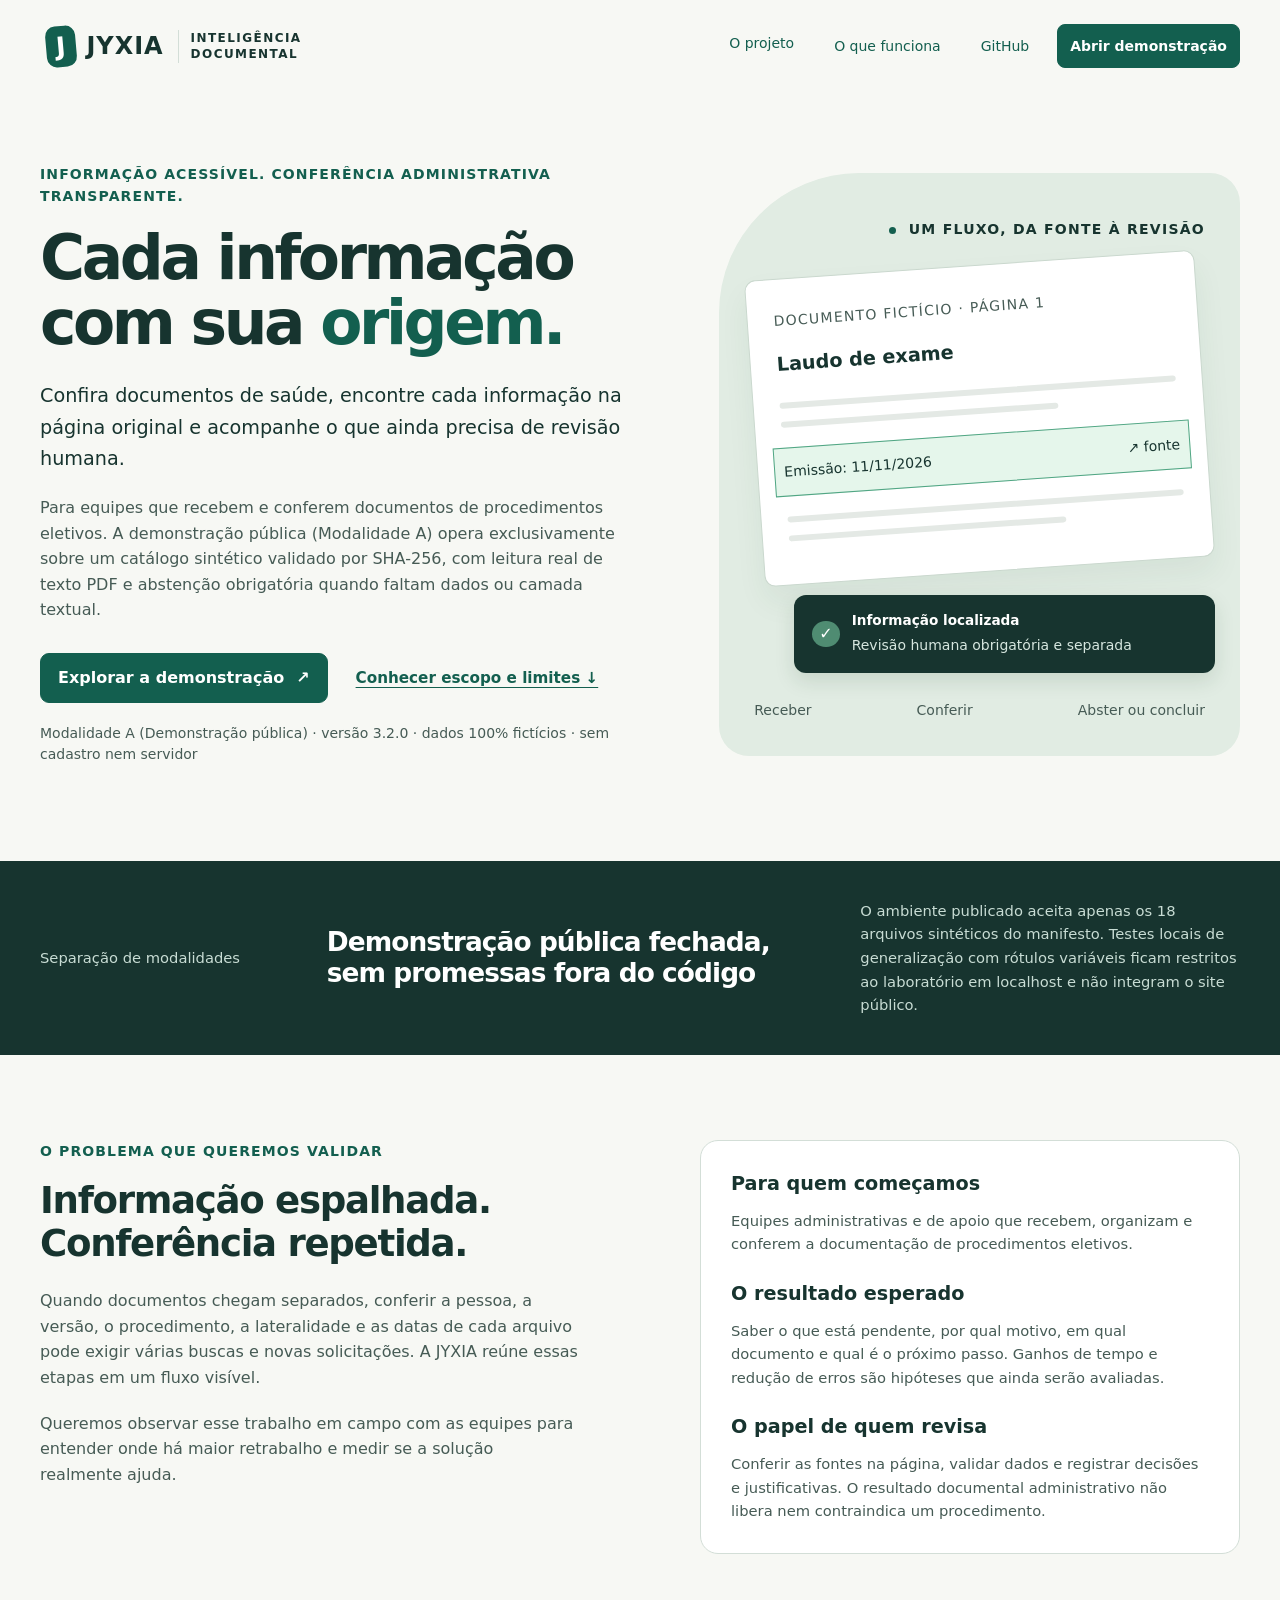
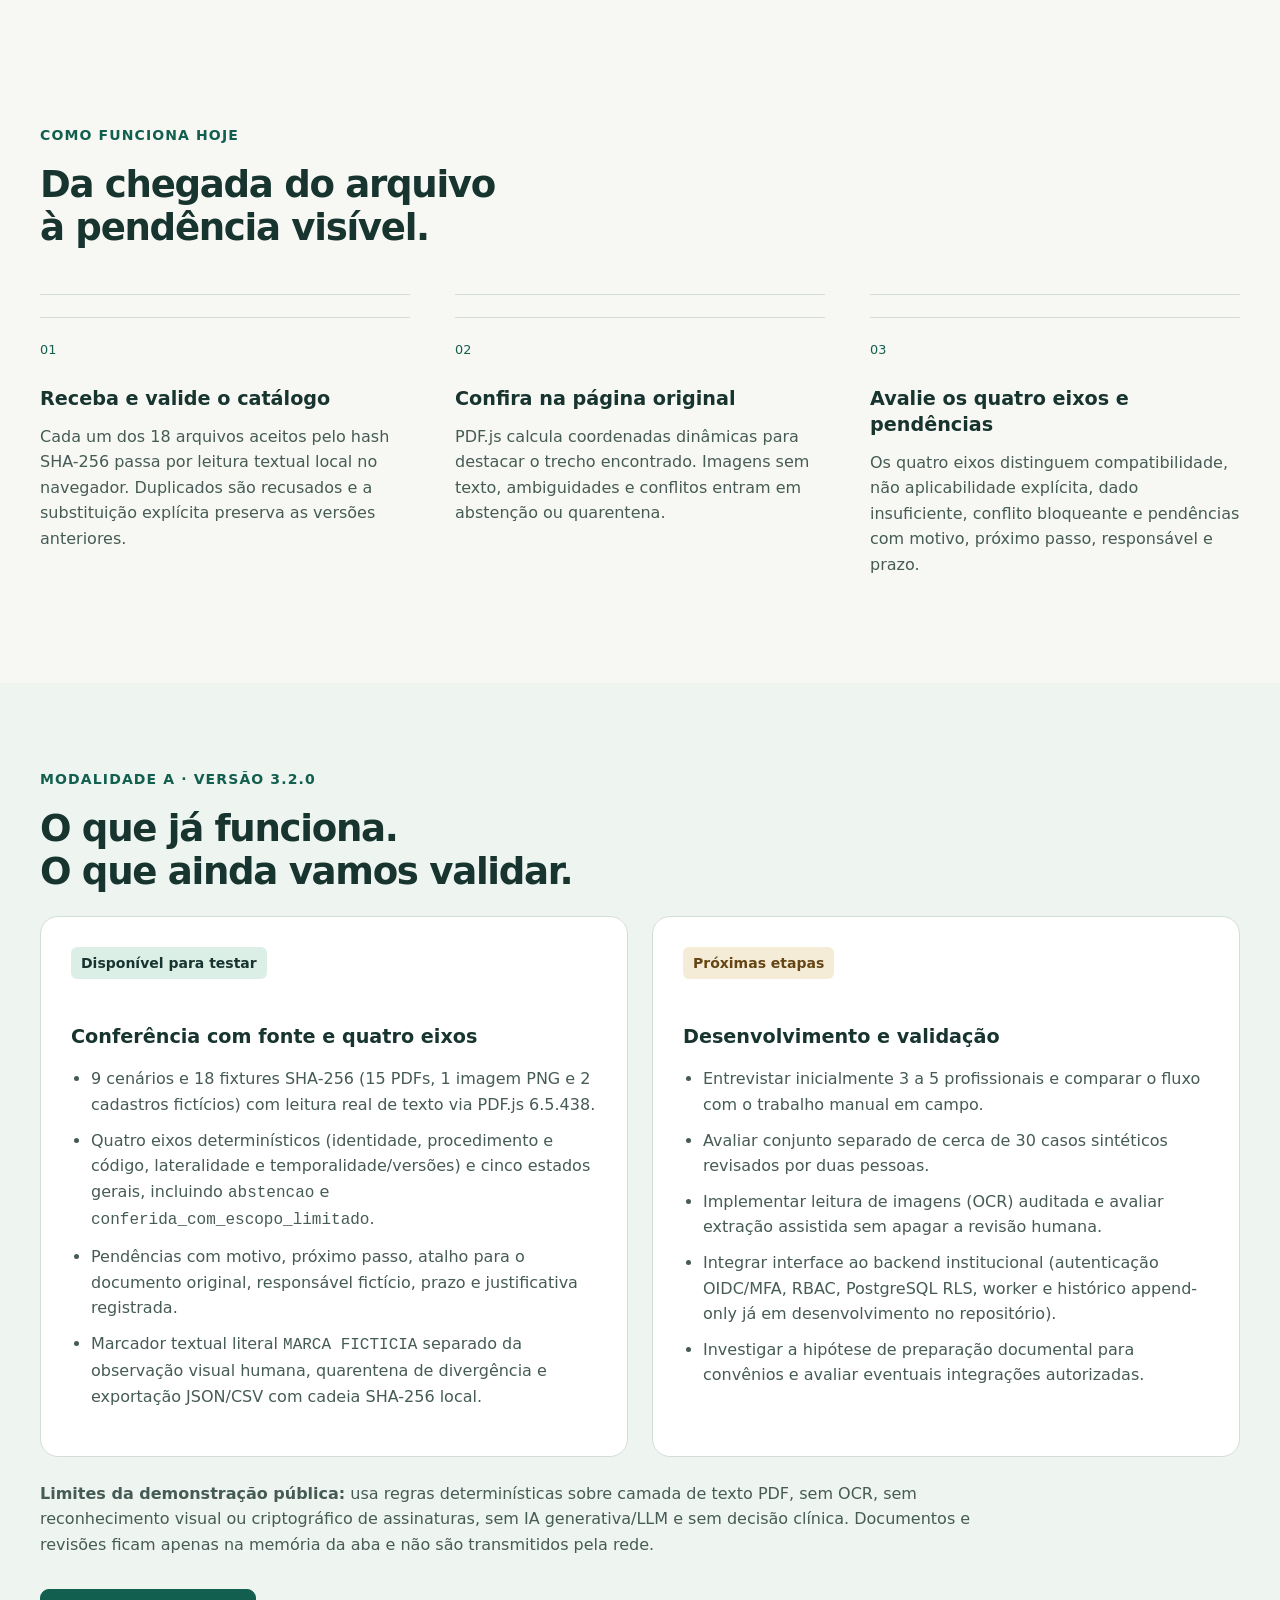
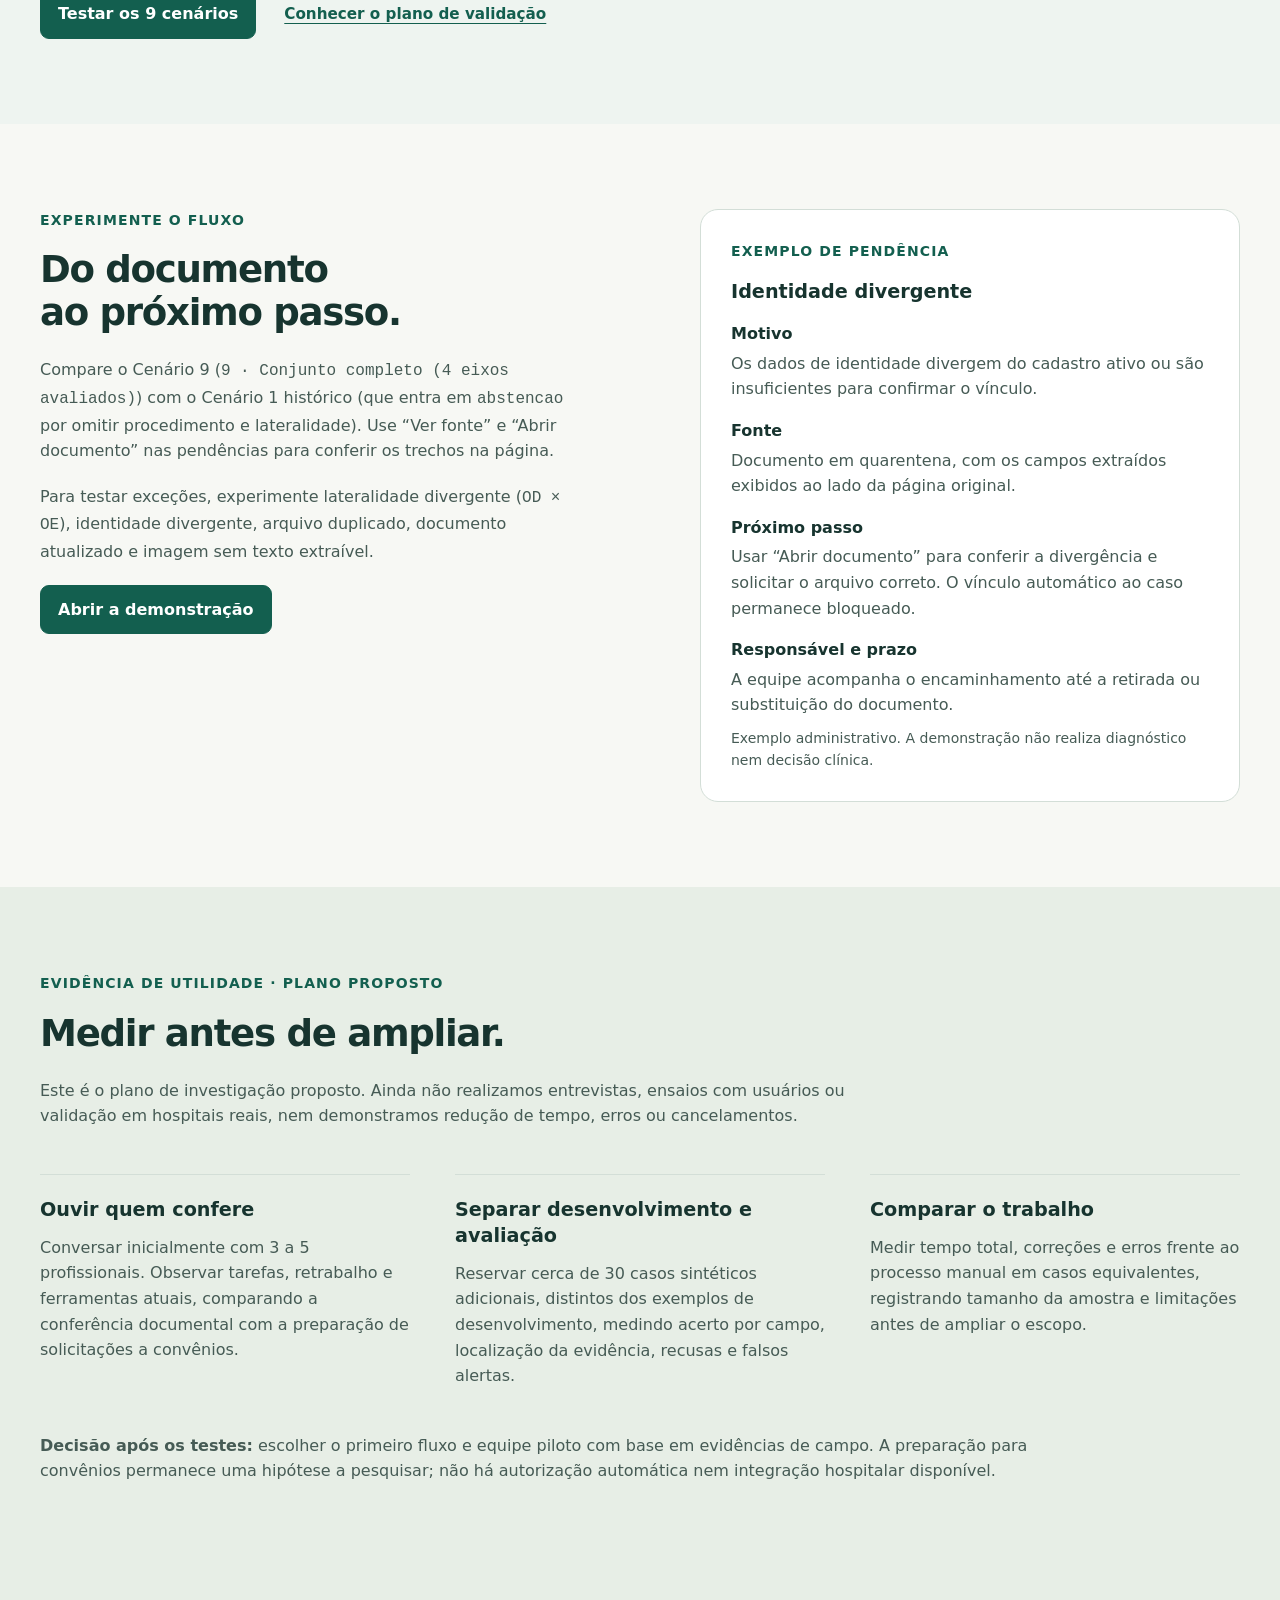
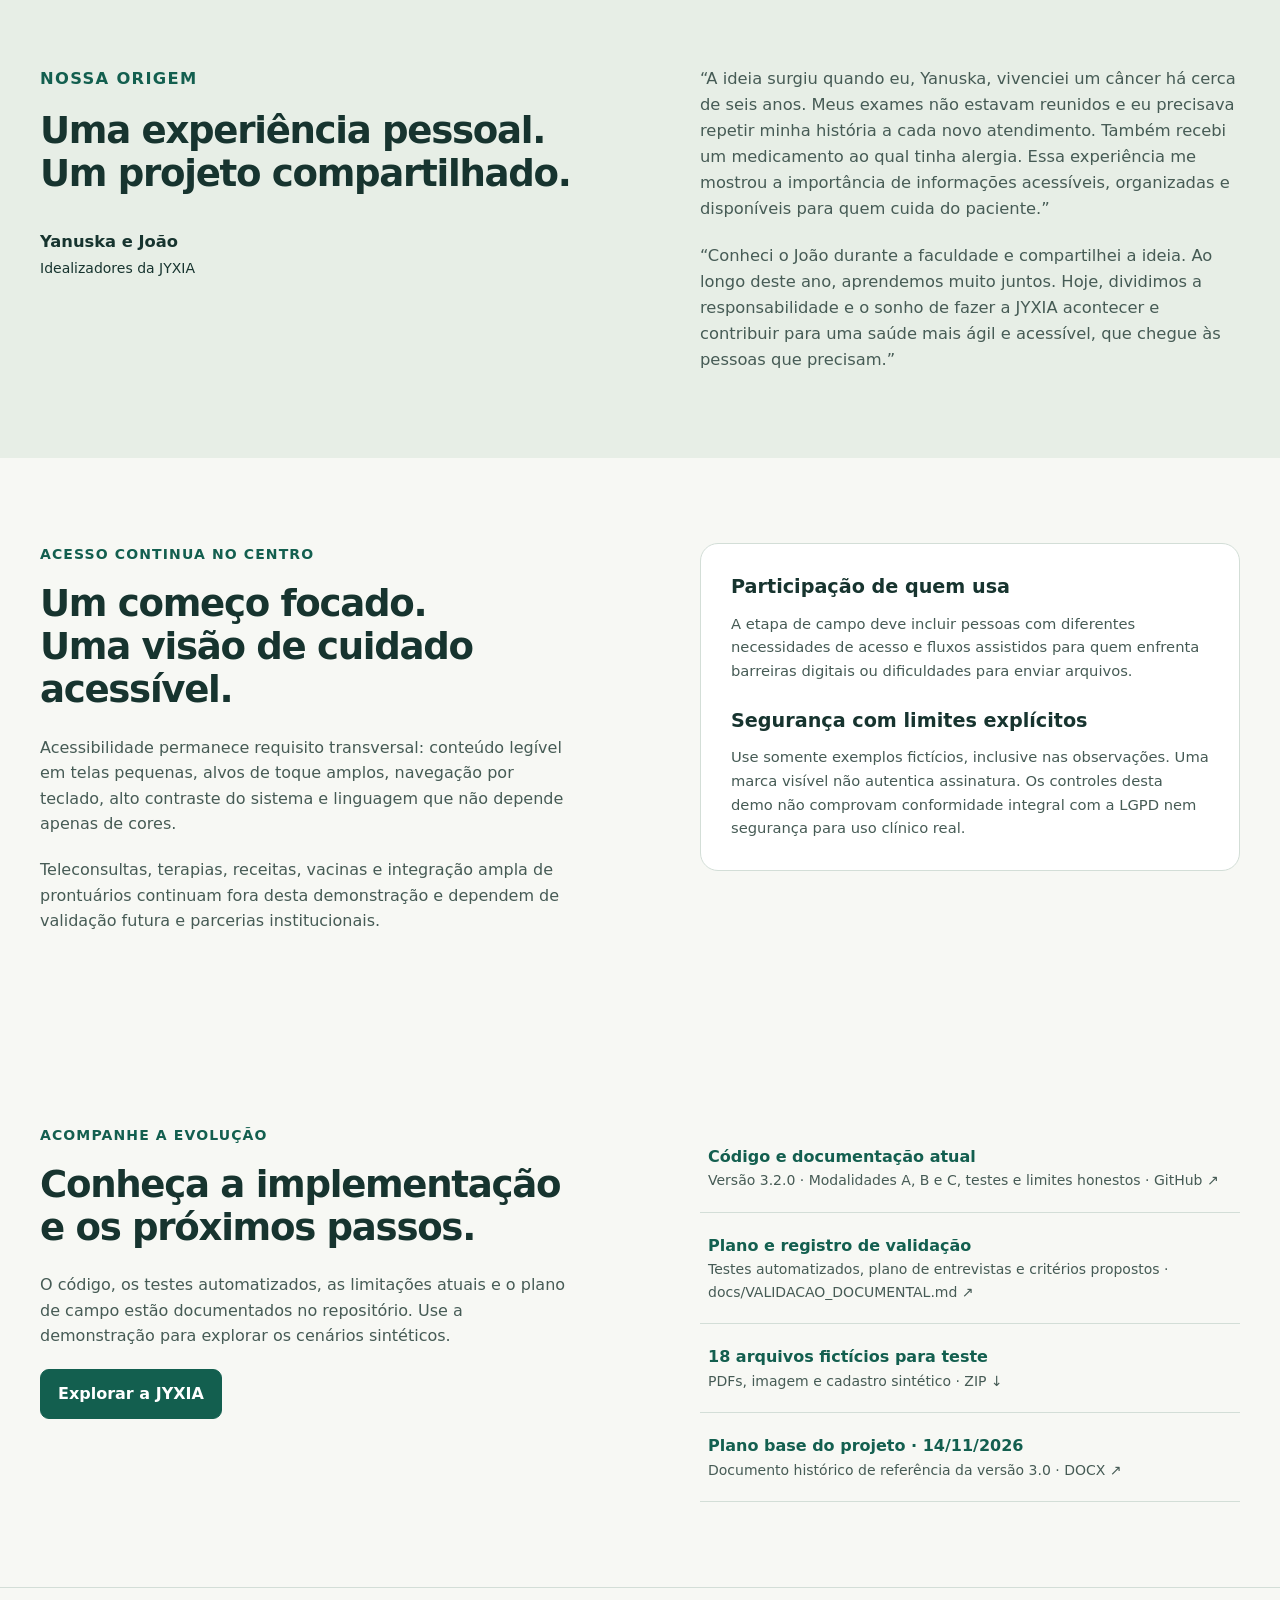
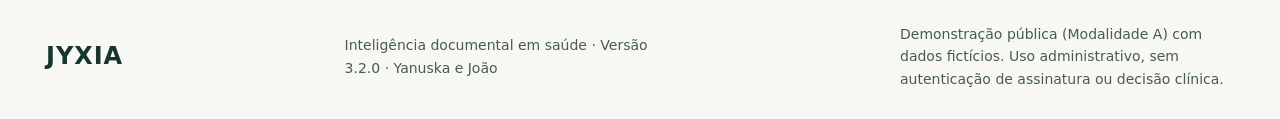
<file: frontend/public/index.html>
<!doctype html><html lang="pt-BR"><head><meta charset="utf-8"><meta name="viewport" content="width=device-width,initial-scale=1"><meta http-equiv="Content-Security-Policy" content="default-src 'self'; script-src 'self'; worker-src 'self'; style-src 'self'; img-src 'self' blob: data:; font-src 'self'; connect-src 'self'; object-src 'none'; base-uri 'none'; form-action 'none'"><meta name="referrer" content="no-referrer"><title>JYXIA | Inteligência Documental em Saúde</title><meta name="description" content="JYXIA Inteligência Documental em Saúde. Conferência documental administrativa com evidência na fonte, revisão humana e controle explícito de limites."><link rel="icon" href="assets/favicon.svg" type="image/svg+xml"><link rel="stylesheet" href="documental.css?v=3.2.0"></head><body><a class="skip" href="#main">Pular para o conteúdo</a><header class="top"><a class="brand" href="index.html" aria-label="JYXIA início"><span class="brand-symbol">J</span>JYXIA<span class="brand-sub">INTELIGÊNCIA DOCUMENTAL</span></a><nav aria-label="Principal"><a href="#produto">O projeto</a><a href="#versao-atual">O que funciona</a><a href="https://github.com/yanuska90/jyxia-saude">GitHub</a><a class="button small" href="demo.html">Abrir demonstração</a></nav></header><main id="main">
<section class="hero wrap"><div><p class="eyebrow">INFORMAÇÃO ACESSÍVEL. CONFERÊNCIA ADMINISTRATIVA TRANSPARENTE.</p><h1>Cada informação<br>com sua <em>origem.</em></h1><p class="lead">Confira documentos de saúde, encontre cada informação na página original e acompanhe o que ainda precisa de revisão humana.</p><p>Para equipes que recebem e conferem documentos de procedimentos eletivos. A demonstração pública (Modalidade A) opera exclusivamente sobre um catálogo sintético validado por SHA-256, com leitura real de texto PDF e abstenção obrigatória quando faltam dados ou camada textual.</p><div class="actions"><a class="button" href="demo.html">Explorar a demonstração <span aria-hidden="true">↗</span></a><a class="text-link" href="#produto">Conhecer escopo e limites ↓</a></div><p class="fine">Modalidade A (Demonstração pública) · versão 3.2.0 · dados 100% fictícios · sem cadastro nem servidor</p></div>
<div class="hero-visual" aria-label="Ilustração do fluxo documental"><div class="visual-heading"><span class="dot"></span> UM FLUXO, DA FONTE À REVISÃO</div><div class="paper"><div class="paper-caption">DOCUMENTO FICTÍCIO · PÁGINA 1</div><strong>Laudo de exame</strong><span class="line"></span><span class="line short"></span><div class="highlight-demo">Emissão: 11/11/2026 <span>↗ fonte</span></div><span class="line"></span><span class="line short"></span></div><div class="review-chip"><span class="check">✓</span><div><strong>Informação localizada</strong><small>Revisão humana obrigatória e separada</small></div></div><div class="flow-labels"><span>Receber</span><span>Conferir</span><span>Abster ou concluir</span></div></div></section>
<section class="band"><div class="wrap band-grid"><p>Separação de modalidades</p><h2>Demonstração pública fechada, sem promessas fora do código</h2><p>O ambiente publicado aceita apenas os 18 arquivos sintéticos do manifesto. Testes locais de generalização com rótulos variáveis ficam restritos ao laboratório em localhost e não integram o site público.</p></div></section>
<section class="wrap section two-col" id="problema" aria-labelledby="problem-title">
  <div><p class="eyebrow">O PROBLEMA QUE QUEREMOS VALIDAR</p><h2 id="problem-title">Informação espalhada.<br>Conferência repetida.</h2><p>Quando documentos chegam separados, conferir a pessoa, a versão, o procedimento, a lateralidade e as datas de cada arquivo pode exigir várias buscas e novas solicitações. A JYXIA reúne essas etapas em um fluxo visível.</p><p>Queremos observar esse trabalho em campo com as equipes para entender onde há maior retrabalho e medir se a solução realmente ajuda.</p></div>
  <div class="capability"><h3>Para quem começamos</h3><p>Equipes administrativas e de apoio que recebem, organizam e conferem a documentação de procedimentos eletivos.</p><h3>O resultado esperado</h3><p>Saber o que está pendente, por qual motivo, em qual documento e qual é o próximo passo. Ganhos de tempo e redução de erros são hipóteses que ainda serão avaliadas.</p><h3>O papel de quem revisa</h3><p>Conferir as fontes na página, validar dados e registrar decisões e justificativas. O resultado documental administrativo não libera nem contraindica um procedimento.</p></div>
</section>
<section class="wrap section" id="produto"><p class="eyebrow">COMO FUNCIONA HOJE</p><h2>Da chegada do arquivo<br>à pendência visível.</h2><div class="steps"><article><span class="step-number">01</span><h3>Receba e valide o catálogo</h3><p>Cada um dos 18 arquivos aceitos pelo hash SHA-256 passa por leitura textual local no navegador. Duplicados são recusados e a substituição explícita preserva as versões anteriores.</p></article><article><span class="step-number">02</span><h3>Confira na página original</h3><p>PDF.js calcula coordenadas dinâmicas para destacar o trecho encontrado. Imagens sem texto, ambiguidades e conflitos entram em abstenção ou quarentena.</p></article><article><span class="step-number">03</span><h3>Avalie os quatro eixos e pendências</h3><p>Os quatro eixos distinguem compatibilidade, não aplicabilidade explícita, dado insuficiente, conflito bloqueante e pendências com motivo, próximo passo, responsável e prazo.</p></article></div></section>
<section class="version-section" id="versao-atual" aria-labelledby="version-title"><div class="wrap section">
  <p class="eyebrow">MODALIDADE A · VERSÃO 3.2.0</p><h2 id="version-title">O que já funciona.<br>O que ainda vamos validar.</h2>
  <div class="status-grid">
    <article class="capability"><span class="status-label">Disponível para testar</span><h3>Conferência com fonte e quatro eixos</h3><ul><li>9 cenários e 18 fixtures SHA-256 (15 PDFs, 1 imagem PNG e 2 cadastros fictícios) com leitura real de texto via PDF.js 6.5.438.</li><li>Quatro eixos determinísticos (identidade, procedimento e código, lateralidade e temporalidade/versões) e cinco estados gerais, incluindo <code>abstencao</code> e <code>conferida_com_escopo_limitado</code>.</li><li>Pendências com motivo, próximo passo, atalho para o documento original, responsável fictício, prazo e justificativa registrada.</li><li>Marcador textual literal <code>MARCA FICTICIA</code> separado da observação visual humana, quarentena de divergência e exportação JSON/CSV com cadeia SHA-256 local.</li></ul></article>
    <article class="capability"><span class="status-label planned">Próximas etapas</span><h3>Desenvolvimento e validação</h3><ul><li>Entrevistar inicialmente 3 a 5 profissionais e comparar o fluxo com o trabalho manual em campo.</li><li>Avaliar conjunto separado de cerca de 30 casos sintéticos revisados por duas pessoas.</li><li>Implementar leitura de imagens (OCR) auditada e avaliar extração assistida sem apagar a revisão humana.</li><li>Integrar interface ao backend institucional (autenticação OIDC/MFA, RBAC, PostgreSQL RLS, worker e histórico append-only já em desenvolvimento no repositório).</li><li>Investigar a hipótese de preparação documental para convênios e avaliar eventuais integrações autorizadas.</li></ul></article>
  </div>
  <p class="version-note"><strong>Limites da demonstração pública:</strong> usa regras determinísticas sobre camada de texto PDF, sem OCR, sem reconhecimento visual ou criptográfico de assinaturas, sem IA generativa/LLM e sem decisão clínica. Documentos e revisões ficam apenas na memória da aba e não são transmitidos pela rede.</p>
  <div class="actions"><a class="button" href="demo.html">Testar os 9 cenários</a><a class="text-link" href="#validacao">Conhecer o plano de validação</a></div>
</div></section>
<section class="wrap section two-col" id="demonstracao" aria-labelledby="demo-guide-title">
  <div><p class="eyebrow">EXPERIMENTE O FLUXO</p><h2 id="demo-guide-title">Do documento<br>ao próximo passo.</h2><p>Compare o Cenário 9 (<code>9 · Conjunto completo (4 eixos avaliados)</code>) com o Cenário 1 histórico (que entra em <code>abstencao</code> por omitir procedimento e lateralidade). Use “Ver fonte” e “Abrir documento” nas pendências para conferir os trechos na página.</p><p>Para testar exceções, experimente lateralidade divergente (<code>OD × OE</code>), identidade divergente, arquivo duplicado, documento atualizado e imagem sem texto extraível.</p><a class="button" href="demo.html">Abrir a demonstração</a></div>
  <div class="example-card"><p class="eyebrow">EXEMPLO DE PENDÊNCIA</p><h3>Identidade divergente</h3><dl><dt>Motivo</dt><dd>Os dados de identidade divergem do cadastro ativo ou são insuficientes para confirmar o vínculo.</dd><dt>Fonte</dt><dd>Documento em quarentena, com os campos extraídos exibidos ao lado da página original.</dd><dt>Próximo passo</dt><dd>Usar “Abrir documento” para conferir a divergência e solicitar o arquivo correto. O vínculo automático ao caso permanece bloqueado.</dd><dt>Responsável e prazo</dt><dd>A equipe acompanha o encaminhamento até a retirada ou substituição do documento.</dd></dl><p class="fine">Exemplo administrativo. A demonstração não realiza diagnóstico nem decisão clínica.</p></div>
</section>
<section class="validation-section" id="validacao" aria-labelledby="validation-title"><div class="wrap section">
  <p class="eyebrow">EVIDÊNCIA DE UTILIDADE · PLANO PROPOSTO</p><h2 id="validation-title">Medir antes de ampliar.</h2><p class="section-intro">Este é o plano de investigação proposto. Ainda não realizamos entrevistas, ensaios com usuários ou validação em hospitais reais, nem demonstramos redução de tempo, erros ou cancelamentos.</p>
  <div class="steps"><article><h3>Ouvir quem confere</h3><p>Conversar inicialmente com 3 a 5 profissionais. Observar tarefas, retrabalho e ferramentas atuais, comparando a conferência documental com a preparação de solicitações a convênios.</p></article><article><h3>Separar desenvolvimento e avaliação</h3><p>Reservar cerca de 30 casos sintéticos adicionais, distintos dos exemplos de desenvolvimento, medindo acerto por campo, localização da evidência, recusas e falsos alertas.</p></article><article><h3>Comparar o trabalho</h3><p>Medir tempo total, correções e erros frente ao processo manual em casos equivalentes, registrando tamanho da amostra e limitações antes de ampliar o escopo.</p></article></div>
  <p class="version-note"><strong>Decisão após os testes:</strong> escolher o primeiro fluxo e equipe piloto com base em evidências de campo. A preparação para convênios permanece uma hipótese a pesquisar; não há autorização automática nem integração hospitalar disponível.</p>
</div></section>
<section class="origin"><div class="wrap two-col"><div><p class="eyebrow">NOSSA ORIGEM</p><h2>Uma experiência pessoal.<br>Um projeto compartilhado.</h2><p class="signature">Yanuska e João<br><span>Idealizadores da JYXIA</span></p></div><div><p>“A ideia surgiu quando eu, Yanuska, vivenciei um câncer há cerca de seis anos. Meus exames não estavam reunidos e eu precisava repetir minha história a cada novo atendimento. Também recebi um medicamento ao qual tinha alergia. Essa experiência me mostrou a importância de informações acessíveis, organizadas e disponíveis para quem cuida do paciente.”</p><p>“Conheci o João durante a faculdade e compartilhei a ideia. Ao longo deste ano, aprendemos muito juntos. Hoje, dividimos a responsabilidade e o sonho de fazer a JYXIA acontecer e contribuir para uma saúde mais ágil e acessível, que chegue às pessoas que precisam.”</p></div></div></section>
<section class="wrap section two-col" id="acessibilidade" aria-labelledby="access-title"><div><p class="eyebrow">ACESSO CONTINUA NO CENTRO</p><h2 id="access-title">Um começo focado.<br>Uma visão de cuidado acessível.</h2><p>Acessibilidade permanece requisito transversal: conteúdo legível em telas pequenas, alvos de toque amplos, navegação por teclado, alto contraste do sistema e linguagem que não depende apenas de cores.</p><p>Teleconsultas, terapias, receitas, vacinas e integração ampla de prontuários continuam fora desta demonstração e dependem de validação futura e parcerias institucionais.</p></div><div class="capability"><h3>Participação de quem usa</h3><p>A etapa de campo deve incluir pessoas com diferentes necessidades de acesso e fluxos assistidos para quem enfrenta barreiras digitais ou dificuldades para enviar arquivos.</p><h3>Segurança com limites explícitos</h3><p>Use somente exemplos fictícios, inclusive nas observações. Uma marca visível não autentica assinatura. Os controles desta demo não comprovam conformidade integral com a LGPD nem segurança para uso clínico real.</p></div></section>
<section class="wrap section two-col" id="materiais" aria-labelledby="materials-title"><div><p class="eyebrow">ACOMPANHE A EVOLUÇÃO</p><h2 id="materials-title">Conheça a implementação<br>e os próximos passos.</h2><p>O código, os testes automatizados, as limitações atuais e o plano de campo estão documentados no repositório. Use a demonstração para explorar os cenários sintéticos.</p><a class="button" href="demo.html">Explorar a JYXIA</a></div><div class="resources"><a href="https://github.com/yanuska90/jyxia-saude"><strong>Código e documentação atual</strong><span>Versão 3.2.0 · Modalidades A, B e C, testes e limites honestos · GitHub ↗</span></a><a href="https://github.com/yanuska90/jyxia-saude/blob/main/docs/VALIDACAO_DOCUMENTAL.md"><strong>Plano e registro de validação</strong><span>Testes automatizados, plano de entrevistas e critérios propostos · docs/VALIDACAO_DOCUMENTAL.md ↗</span></a><a href="assets/fixtures-jyxia.zip"><strong>18 arquivos fictícios para teste</strong><span>PDFs, imagem e cadastro sintético · ZIP ↓</span></a><a href="assets/Projeto_JYXIA_Inteligencia_Documental_v3.docx"><strong>Plano base do projeto · 14/11/2026</strong><span>Documento histórico de referência da versão 3.0 · DOCX ↗</span></a></div></section>
</main><footer><a class="brand" href="index.html">JYXIA</a><p>Inteligência documental em saúde · Versão 3.2.0 · Yanuska e João</p><p>Demonstração pública (Modalidade A) com dados fictícios. Uso administrativo, sem autenticação de assinatura ou decisão clínica.</p></footer></body></html>
</file>
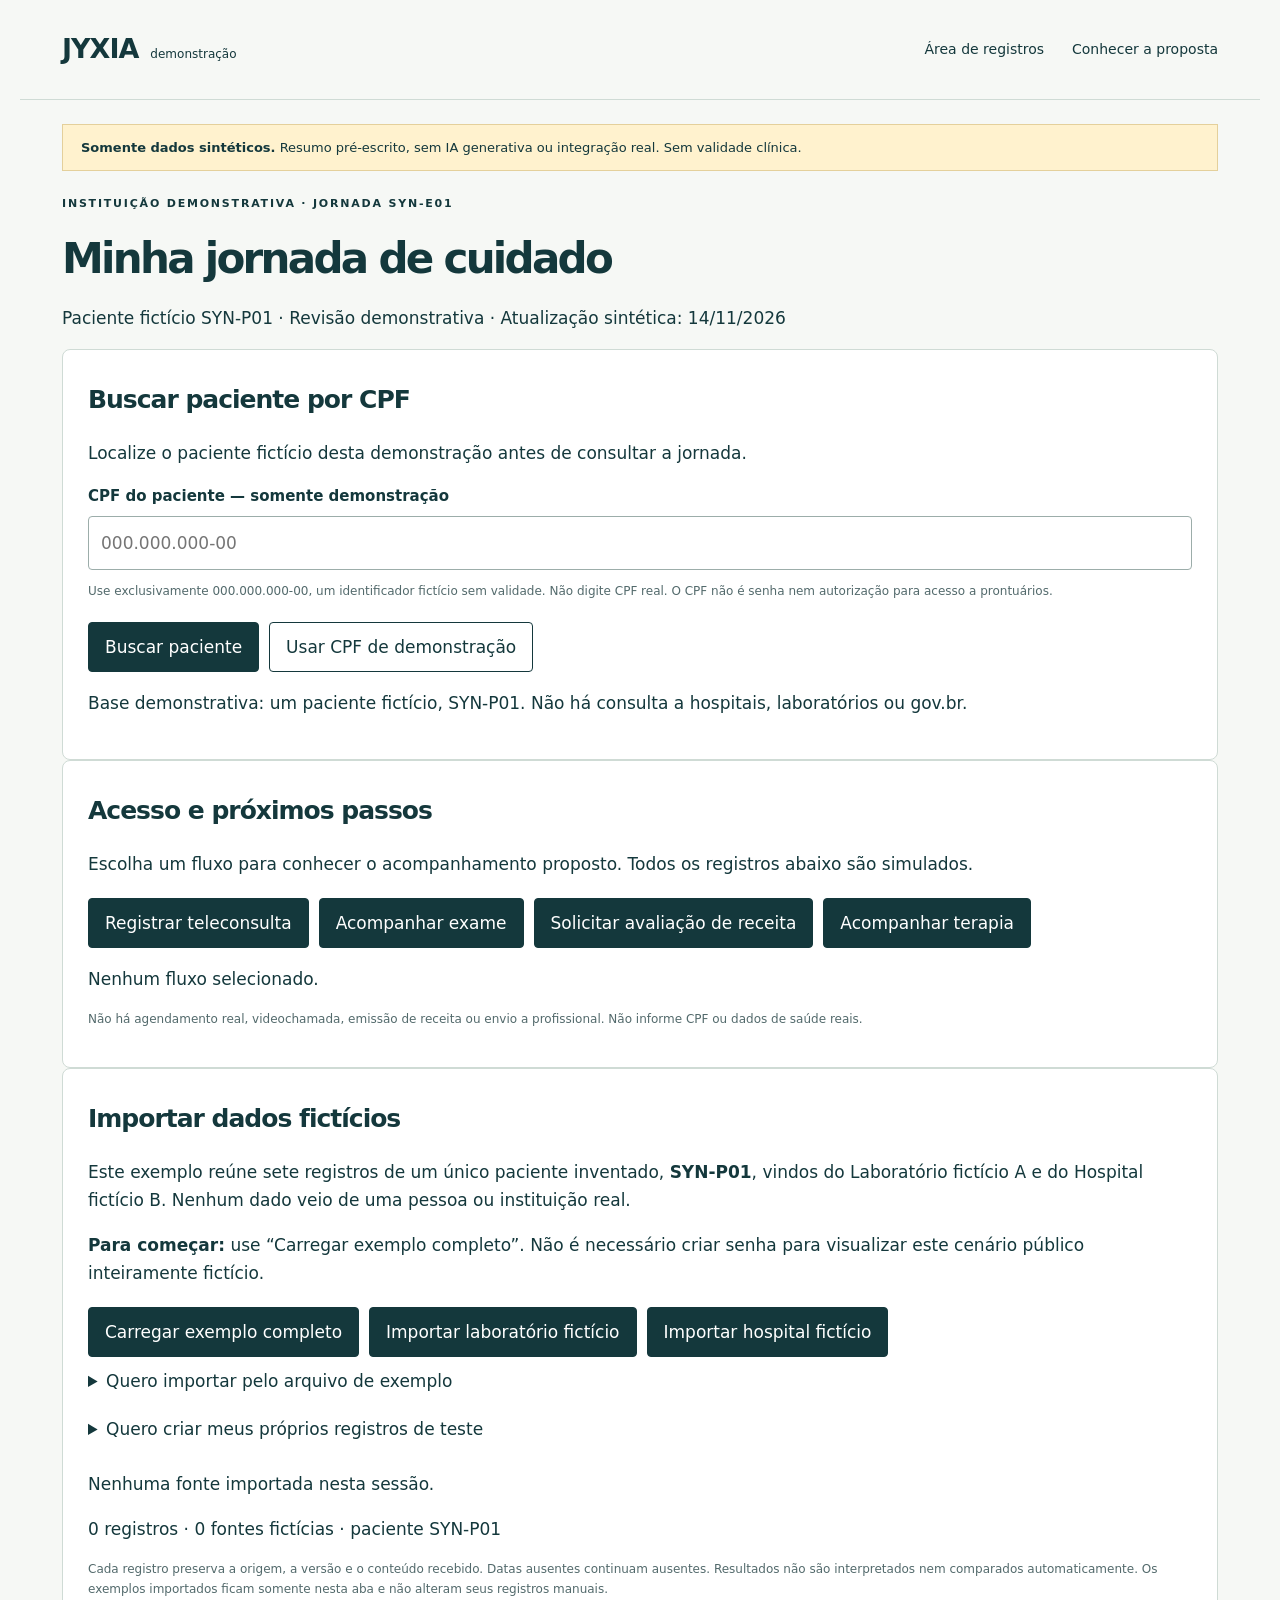
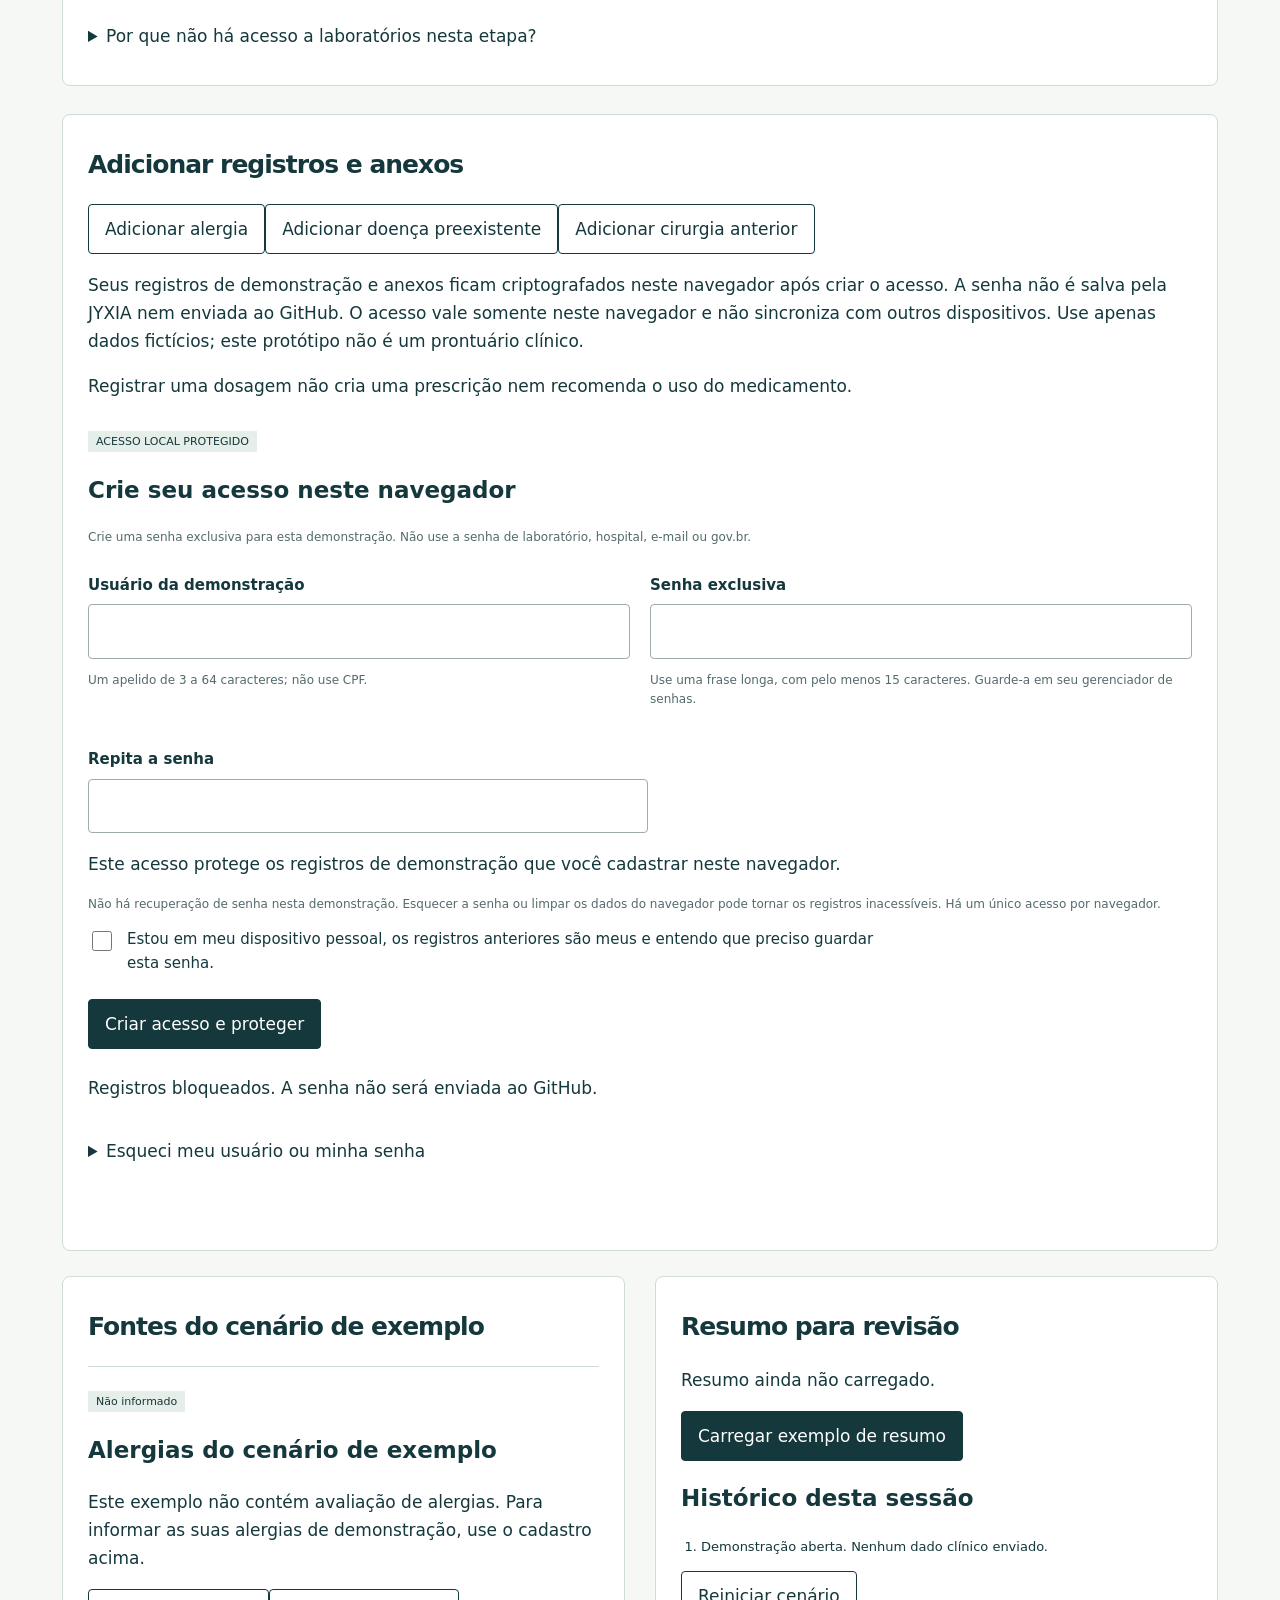
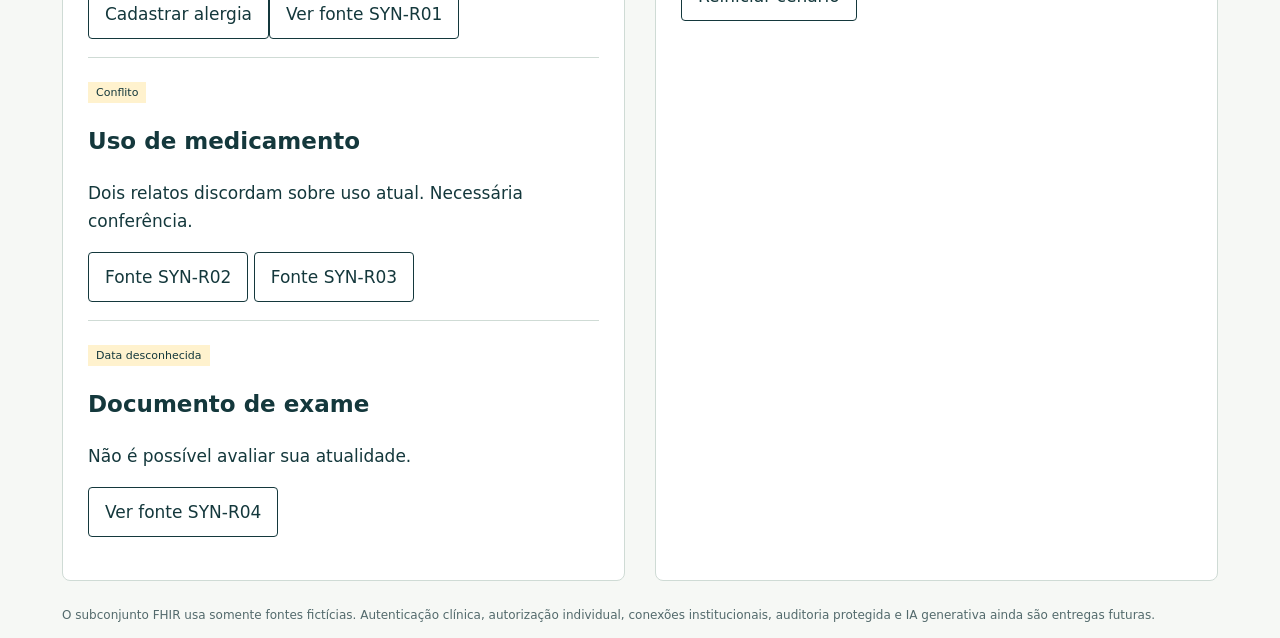
<file: demo-v2.html>
<!doctype html><html lang="pt-BR"><head><meta charset="utf-8"><meta name="viewport" content="width=device-width,initial-scale=1"><meta name="referrer" content="no-referrer"><meta http-equiv="Content-Security-Policy" content="default-src 'self'; script-src 'self'; style-src 'self' 'unsafe-inline'; img-src 'self' blob: data:; connect-src 'self'; object-src 'none'; base-uri 'none'; form-action 'none'"><title>JYXIA | Demonstração sintética</title><link rel="stylesheet" href="style.css?v=2.2"></head><body class="demo-page"><header><a class="brand" href="index.html">JYXIA<span>demonstração</span></a><nav><a href="#cadastro">Área de registros</a><a href="index.html">Conhecer a proposta</a></nav></header><main><div class="banner"><strong>Somente dados sintéticos.</strong> Resumo pré-escrito, sem IA generativa ou integração real. Sem validade clínica.</div><p class="eyebrow">INSTITUIÇÃO DEMONSTRATIVA · JORNADA SYN-E01</p><h1 style="font-size:42px">Minha jornada de cuidado</h1><p>Paciente fictício SYN-P01 · Revisão demonstrativa · Atualização sintética: 14/11/2026</p><section class="panel" id="buscar-paciente" aria-labelledby="patient-search-title"><h2 id="patient-search-title">Buscar paciente por CPF</h2><p>Localize o paciente fictício desta demonstração antes de consultar a jornada.</p><form id="patient-search"><label for="patient-cpf">CPF do paciente — somente demonstração</label><input id="patient-cpf" type="text" inputmode="numeric" maxlength="14" autocomplete="off" required aria-describedby="patient-cpf-help" placeholder="000.000.000-00"><p id="patient-cpf-help" class="note">Use exclusivamente 000.000.000-00, um identificador fictício sem validade. Não digite CPF real. O CPF não é senha nem autorização para acesso a prontuários.</p><div class="actions"><button type="submit">Buscar paciente</button><button type="button" class="secondary" id="use-demo-cpf">Usar CPF de demonstração</button></div></form><p id="patient-search-status" role="status" aria-live="polite">Base demonstrativa: um paciente fictício, SYN-P01. Não há consulta a hospitais, laboratórios ou gov.br.</p></section><section class="panel" aria-labelledby="services-title"><h2 id="services-title">Acesso e próximos passos</h2><p>Escolha um fluxo para conhecer o acompanhamento proposto. Todos os registros abaixo são simulados.</p><div class="actions"><button type="button" data-add-tele>Registrar teleconsulta</button><button data-service="exame">Acompanhar exame</button><button data-service="receita">Solicitar avaliação de receita</button><button data-service="terapia">Acompanhar terapia</button></div><p id="service-state" role="status" aria-live="polite">Nenhum fluxo selecionado.</p><p class="note">Não há agendamento real, videochamada, emissão de receita ou envio a profissional. Não informe CPF ou dados de saúde reais.</p></section><section class="panel" id="integracoes" aria-labelledby="integration-title"><h2 id="integration-title">Importar dados fictícios</h2><p>Este exemplo reúne sete registros de um único paciente inventado, <strong>SYN-P01</strong>, vindos do Laboratório fictício A e do Hospital fictício B. Nenhum dado veio de uma pessoa ou instituição real.</p><p><strong>Para começar:</strong> use “Carregar exemplo completo”. Não é necessário criar senha para visualizar este cenário público inteiramente fictício.</p><div class="actions"><button type="button" id="import-complete">Carregar exemplo completo</button><button type="button" data-import-source="lab-demo">Importar laboratório fictício</button><button type="button" data-import-source="hospital-demo">Importar hospital fictício</button></div><details id="file-import-help"><summary>Quero importar pelo arquivo de exemplo</summary><ol><li>Baixe o arquivo abaixo, sem alterar seu conteúdo.</li><li>Selecione o arquivo salvo no seu celular ou computador.</li><li>Toque em “Importar arquivo fictício”. O resultado esperado é de 7 registros e 2 fontes inventadas.</li></ol><p><a href="paciente-ficticio-01.json" download>Baixar paciente-ficticio-01.json</a></p><form id="synthetic-file-form"><label for="synthetic-file">Arquivo fictício fornecido pela JYXIA</label><input type="file" id="synthetic-file" accept=".json,application/json" required><p class="note">Até 256 KB. Esta etapa aceita somente o exemplo fornecido. Arquivos alterados ou de outros pacientes são recusados. A seleção é lida no navegador, sem envio de seu conteúdo ao servidor.</p><button type="submit" id="import-file-submit">Importar arquivo fictício</button></form></details><details><summary>Quero criar meus próprios registros de teste</summary><p>Na área “Adicionar registros e anexos”, crie seu acesso de demonstração e preencha medicamentos, alergias, doenças preexistentes, cirurgias ou teleconsultas usando informações inteiramente inventadas. Esses registros ficam separados deste exemplo importado.</p><p>Você também pode baixar um <a href="anexo-ficticio-01.txt" download>anexo fictício em TXT</a> para testar o campo de anexos. Não use exames reais com o nome apagado: o material deve ser criado do zero para demonstração.</p></details><p id="integration-status" role="status" aria-live="polite">Nenhuma fonte importada nesta sessão.</p><p id="integrated-count"></p><p class="note">Cada registro preserva a origem, a versão e o conteúdo recebido. Datas ausentes continuam ausentes. Resultados não são interpretados nem comparados automaticamente. Os exemplos importados ficam somente nesta aba e não alteram seus registros manuais.</p><details><summary>Por que não há acesso a laboratórios nesta etapa?</summary><p>O projeto está demonstrando a integração com fontes e pacientes fictícios. O acesso a Delboni, São Luiz e outros serviços reais está fora desta etapa, por decisão da equipe. Não há login de laboratório, importação de laudos reais ou conexão com instituições.</p><p>Autenticação de pacientes e profissionais, permissões por instituição, auditoria protegida, validação clínica e avaliação de segurança são requisitos antes de uso com dados reais. CPF sozinho não libera acesso.</p></details><div id="integrated-list"></div></section><section class="panel" id="cadastro" aria-labelledby="records-title"><h2 id="records-title">Adicionar registros e anexos</h2><button type="button" class="secondary" data-add-allergy>Adicionar alergia</button><button type="button" class="secondary" data-add-history="doenca">Adicionar doença preexistente</button><button type="button" class="secondary" data-add-history="cirurgia">Adicionar cirurgia anterior</button><p id="storage-note">Seus registros de demonstração e anexos ficam criptografados neste navegador após criar o acesso. A senha não é salva pela JYXIA nem enviada ao GitHub. O acesso vale somente neste navegador e não sincroniza com outros dispositivos. Use apenas dados fictícios; este protótipo não é um prontuário clínico.</p><p>Registrar uma dosagem não cria uma prescrição nem recomenda o uso do medicamento.</p><div id="vault-access" hidden>
<div class="access-heading"><span class="tag">ACESSO LOCAL PROTEGIDO</span><h3 id="vault-title">Entre na área de registros</h3></div>
<p class="note">Crie uma senha exclusiva para esta demonstração. Não use a senha de laboratório, hospital, e-mail ou gov.br.</p>
<form id="vault-login" autocomplete="off"><div class="form-grid"><div><label for="vault-user">Usuário da demonstração</label><input id="vault-user" type="text" minlength="3" maxlength="64" pattern="[a-zA-Z0-9_.-]{3,64}" autocomplete="username" required spellcheck="false" autocapitalize="none" aria-describedby="vault-user-help"><p id="vault-user-help" class="note">Um apelido de 3 a 64 caracteres; não use CPF.</p></div><div><label for="vault-password">Senha exclusiva</label><input id="vault-password" type="password" minlength="15" maxlength="128" autocomplete="current-password" required aria-describedby="vault-password-help"><p id="vault-password-help" class="note">Use uma frase longa, com pelo menos 15 caracteres. Guarde-a em seu gerenciador de senhas.</p></div></div>
<div id="vault-setup" hidden><label for="vault-confirm">Repita a senha</label><input id="vault-confirm" type="password" maxlength="128" autocomplete="new-password"><p id="vault-legacy"></p><p class="note">Não há recuperação de senha nesta demonstração. Esquecer a senha ou limpar os dados do navegador pode tornar os registros inacessíveis. Há um único acesso por navegador.</p><label class="check-label"><input id="vault-accept" type="checkbox">Estou em meu dispositivo pessoal, os registros anteriores são meus e entendo que preciso guardar esta senha.</label></div>
<button id="vault-submit" type="submit" disabled>Entrar</button></form><p id="vault-message" role="status" aria-live="polite"></p>
<details class="access-help"><summary>Esqueci meu usuário ou minha senha</summary><p>Esta demonstração ainda não tem recuperação de acesso. Confira seu gerenciador de senhas. Sem a senha correta, não é possível abrir os registros criptografados.</p><p>Não limpe os dados do navegador como tentativa de recuperação: isso pode apagar os registros. Um fluxo de recuperação com identidade verificada e preservação dos dados é requisito para a futura versão com pacientes reais.</p></details><div id="vault-session" hidden><button id="vault-lock" type="button">Bloquear registros agora</button><p class="note">Ao bloquear, os registros e os campos preenchidos saem da tela. Edições não salvas são descartadas. A área também bloqueia ao sair desta aba e após 5 minutos sem atividade.</p></div></div>
<noscript><p>O cadastro permanece bloqueado. Ative JavaScript para usar a proteção dos registros.</p></noscript>
<form id="api-login"><div id="api-access" hidden><label for="api-token">Chave de acesso do ambiente de teste</label><input type="password" id="api-token" autocomplete="off"><button type="submit">Conectar ao ambiente de teste</button></div></form><button type="button" class="secondary" id="api-logout" hidden>Encerrar sessão de teste</button><p id="record-message" class="form-message" role="status" aria-live="polite"></p><div id="record-workspace" hidden><form id="record-form"><div class="form-grid"><div><label for="record-kind">Tipo de registro</label><select id="record-kind"><option value="medicamento">Medicamento</option><option value="alergia">Alergia</option><option value="doenca">Doença preexistente</option><option value="cirurgia">Cirurgia anterior</option><option value="exame">Exame ou laudo</option><option value="teleconsulta">Teleconsulta</option><option value="outro">Outro registro</option></select></div><div><label for="record-name" id="record-name-label">Medicamento ou título do registro *</label><input id="record-name" maxlength="160" required placeholder="Ex.: medicamento de demonstração"></div><div id="record-dose-group"><label for="record-dose">Dosagem informada *</label><input id="record-dose" maxlength="120" required placeholder="Transcreva o que consta no documento"></div><div class="wide" id="allergy-fields" hidden><label for="allergy-reaction">Reação observada ou relatada</label><input id="allergy-reaction" maxlength="500" placeholder="Descreva a reação, se souber"><label for="allergy-severity">Gravidade relatada</label><select id="allergy-severity"><option value="desconhecida">Não informada ou desconhecida</option><option value="leve">Leve</option><option value="moderada">Moderada</option><option value="grave">Grave</option></select><p class="note">Informação relatada, sujeita à avaliação profissional. Não é uma classificação automática.</p></div><div class="wide" id="history-fields" hidden><label for="history-date" id="history-date-label">Data do diagnóstico ou procedimento, se conhecida</label><input type="date" id="history-date"><label for="history-institution">Instituição ou serviço, se conhecido</label><input id="history-institution" maxlength="240"><div id="condition-status-group"><label for="condition-status">Situação relatada da doença</label><select id="condition-status"><option value="desconhecida">Não informada</option><option value="acompanhamento">Em acompanhamento</option><option value="historico">Histórico anterior</option></select></div></div><div class="wide" id="tele-fields" hidden><h3>Teleconsulta</h3><p>Organize uma consulta de demonstração. Este registro não envia uma solicitação nem confirma um agendamento.</p><div class="form-grid"><div><label for="tele-date">Data da teleconsulta *</label><input id="tele-date" type="date"></div><div><label for="tele-time">Horário de Brasília *</label><input id="tele-time" type="time"></div><div><label for="tele-professional">Profissional ou clínica *</label><input id="tele-professional" maxlength="160" placeholder="Use um nome fictício nesta demo"></div><div><label for="tele-specialty">Especialidade</label><input id="tele-specialty" maxlength="120"></div><div class="wide"><label for="tele-url">Link da sala enviado pelo profissional, se disponível</label><input id="tele-url" type="url" maxlength="400" autocomplete="off" placeholder="Endereço HTTPS da sala Daily"><p class="note">Ferramenta proposta: Daily Prebuilt, da Daily. Informe apenas o endereço da sala, sem senha ou código. A abertura depende da sala e da autorização no serviço. Use somente uma sala de teste nesta demonstração.</p></div></div><details><summary>Como a videochamada abrirá?</summary><p>Depois de salvar o registro com um link válido, o botão “Abrir sala informada” abre a Daily em outra aba. A câmera e o microfone só são solicitados no serviço de vídeo. Confira o endereço e a identificação do profissional. A JYXIA não cria a sala nem confirma que ela é privada.</p><p>No produto futuro, a clínica confirma a consulta e o servidor libera uma sala privada com acesso temporário para paciente e profissional. Essa integração automática e o atendimento clínico ainda precisam ser configurados e validados.</p></details></div><div><label for="record-date">Data do registro *</label><input type="date" id="record-date" required></div><div class="wide"><label for="record-source">Origem ou fonte *</label><input id="record-source" maxlength="240" required placeholder="Ex.: relato ou documento de demonstração"></div><div class="wide"><label for="record-notes">Observações</label><textarea id="record-notes" maxlength="3000" placeholder="Informações complementares do registro"></textarea></div><div class="wide"><label for="record-files">Anexos</label><input id="record-files" type="file" multiple accept=".pdf,.png,.jpg,.jpeg,.txt"><p class="note">PDF, PNG, JPG ou TXT. Até 5 arquivos por registro, com no máximo 10 MB cada.</p><p class="note" id="retained-files"></p></div></div><div class="actions"><button type="submit" id="save-record">Salvar registro</button><button type="button" id="cancel-record" class="secondary" hidden>Cancelar edição</button></div></form><h3>Registros adicionados</h3><p id="record-count">Registros bloqueados.</p><div id="record-list"></div></div></section><div class="demo-grid"><section class="panel"><h2>Fontes do cenário de exemplo</h2><div class="record"><span class="tag">Não informado</span><h3>Alergias do cenário de exemplo</h3><p>Este exemplo não contém avaliação de alergias. Para informar as suas alergias de demonstração, use o cadastro acima.</p><button type="button" class="secondary" data-add-allergy>Cadastrar alergia</button><button class="secondary" data-source="SYN-R01">Ver fonte SYN-R01</button></div><div class="record"><span class="tag warn">Conflito</span><h3>Uso de medicamento</h3><p>Dois relatos discordam sobre uso atual. Necessária conferência.</p><button class="secondary" data-source="SYN-R02">Fonte SYN-R02</button> <button class="secondary" data-source="SYN-R03">Fonte SYN-R03</button></div><div class="record"><span class="tag warn">Data desconhecida</span><h3>Documento de exame</h3><p>Não é possível avaliar sua atualidade.</p><button class="secondary" data-source="SYN-R04">Ver fonte SYN-R04</button></div></section><section class="panel"><h2>Resumo para revisão</h2><p id="state" role="status" aria-live="polite">Resumo ainda não carregado.</p><button id="load">Carregar exemplo de resumo</button><div id="review" hidden><label for="summary"><strong>Rascunho demonstrativo editável</strong></label><textarea id="summary"></textarea><p class="note">Referências aos registros à esquerda. A revisão existe apenas nesta aba; não há assinatura ou gravação em prontuário.</p><div class="actions"><button id="approve">Registrar aprovação simulada</button><button class="secondary" id="reject">Rejeitar exemplo</button><button class="secondary" id="failure">Simular indisponibilidade</button></div></div><h3>Histórico desta sessão</h3><ol id="audit"><li>Demonstração aberta. Nenhum dado clínico enviado.</li></ol><button class="secondary" id="reset">Reiniciar cenário</button></section></div><p class="note">O subconjunto FHIR usa somente fontes fictícias. Autenticação clínica, autorização individual, conexões institucionais, auditoria protegida e IA generativa ainda são entregas futuras.</p></main><dialog id="source"><h2 id="source-title"></h2><p id="source-text"></p><button id="close">Fechar fonte</button></dialog><script src="synthetic-import.js?v=2.3"></script><script src="integrations.js?v=2.3"></script><script src="patient-search.js"></script><script src="runtime-config.js"></script><script src="demo.js"></script><script src="vault-crypto.js?v=2.2"></script><script src="vault.js?v=2.2"></script><script src="teleconsultation.js?v=2.2"></script><script src="records.js?v=2.2"></script></body></html>
</file>
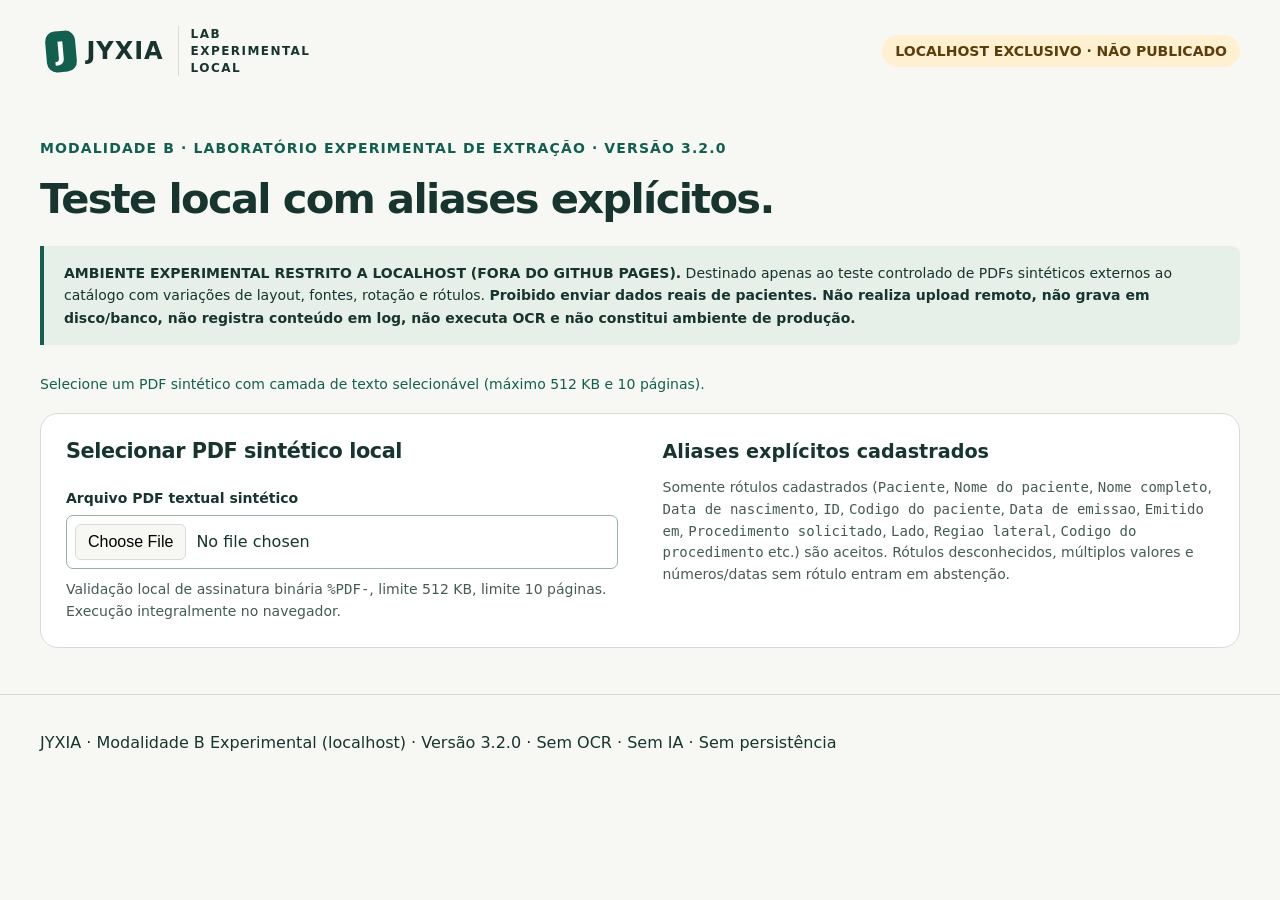
<file: frontend/lab/lab-local.html>
<!doctype html><html lang="pt-BR"><head><meta charset="utf-8"><meta name="viewport" content="width=device-width,initial-scale=1"><meta http-equiv="Content-Security-Policy" content="default-src 'self'; script-src 'self'; worker-src 'self'; style-src 'self'; img-src 'self' blob: data:; font-src 'self'; connect-src 'self'; object-src 'none'; base-uri 'none'; form-action 'none'"><meta name="referrer" content="no-referrer"><title>JYXIA | Laboratório Experimental Local (Modalidade B)</title><link rel="icon" href="../public/assets/favicon.svg" type="image/svg+xml"><link rel="stylesheet" href="../public/documental.css"></head><body><a class="skip" href="#main">Pular para o conteúdo</a><header class="top"><a class="brand" href="lab-local.html" aria-label="JYXIA Laboratório Local"><span class="brand-symbol">J</span>JYXIA<span class="brand-sub">LAB EXPERIMENTAL LOCAL</span></a><nav aria-label="Principal"><span class="pill warn">LOCALHOST EXCLUSIVO · NÃO PUBLICADO</span></nav></header><main id="main" class="demo-main wrap">
<div class="demo-title"><div><p class="eyebrow">MODALIDADE B · LABORATÓRIO EXPERIMENTAL DE EXTRAÇÃO · VERSÃO 3.2.0</p><h1>Teste local com aliases explícitos.</h1></div></div>
<p class="notice"><strong>AMBIENTE EXPERIMENTAL RESTRITO A LOCALHOST (FORA DO GITHUB PAGES).</strong> Destinado apenas ao teste controlado de PDFs sintéticos externos ao catálogo com variações de layout, fontes, rotação e rótulos. <strong>Proibido enviar dados reais de pacientes. Não realiza upload remoto, não grava em disco/banco, não registra conteúdo em log, não executa OCR e não constitui ambiente de produção.</strong></p>
<div id="lab-message" class="message" role="status" aria-live="polite">Selecione um PDF sintético com camada de texto selecionável (máximo 512 KB e 10 páginas).</div>
<section class="panel controls" aria-labelledby="lab-start"><div><h2 id="lab-start">Selecionar PDF sintético local</h2><label for="lab-file">Arquivo PDF textual sintético</label><input id="lab-file" type="file" accept=".pdf" aria-describedby="lab-file-hint"><p id="lab-file-hint" class="fine">Validação local de assinatura binária <code>%PDF-</code>, limite 512 KB, limite 10 páginas. Execução integralmente no navegador.</p></div><div><h3>Aliases explícitos cadastrados</h3><p class="fine">Somente rótulos cadastrados (<code>Paciente</code>, <code>Nome do paciente</code>, <code>Nome completo</code>, <code>Data de nascimento</code>, <code>ID</code>, <code>Codigo do paciente</code>, <code>Data de emissao</code>, <code>Emitido em</code>, <code>Procedimento solicitado</code>, <code>Lado</code>, <code>Regiao lateral</code>, <code>Codigo do procedimento</code> etc.) são aceitos. Rótulos desconhecidos, múltiplos valores e números/datas sem rótulo entram em abstenção.</p></div></section>
<div id="lab-meta" class="metrics" aria-live="polite"></div>
<section class="panel" id="lab-workspace" hidden aria-label="Inspeção do PDF no laboratório">
  <div class="split">
    <div><div class="source-heading"><strong>Visualização local</strong><span id="lab-page-label">Página 1</span></div><div class="source"><canvas id="lab-canvas" aria-label="Página do PDF no laboratório"></canvas><div id="lab-highlight" hidden></div></div><p id="lab-caption" class="fine">Clique em “Ver fonte” ao lado de um campo extraído.</p></div>
    <div><h3>Campos por alias explícito</h3><div id="lab-fields"></div><h4>Rótulos não reconhecidos e itens sem rótulo</h4><div id="lab-unrecognized"></div></div>
  </div>
</section>
</main><footer><span>JYXIA · Modalidade B Experimental (localhost) · Versão 3.2.0 · Sem OCR · Sem IA · Sem persistência</span></footer><script type="module" src="lab-local.mjs"></script></body></html>
</file>
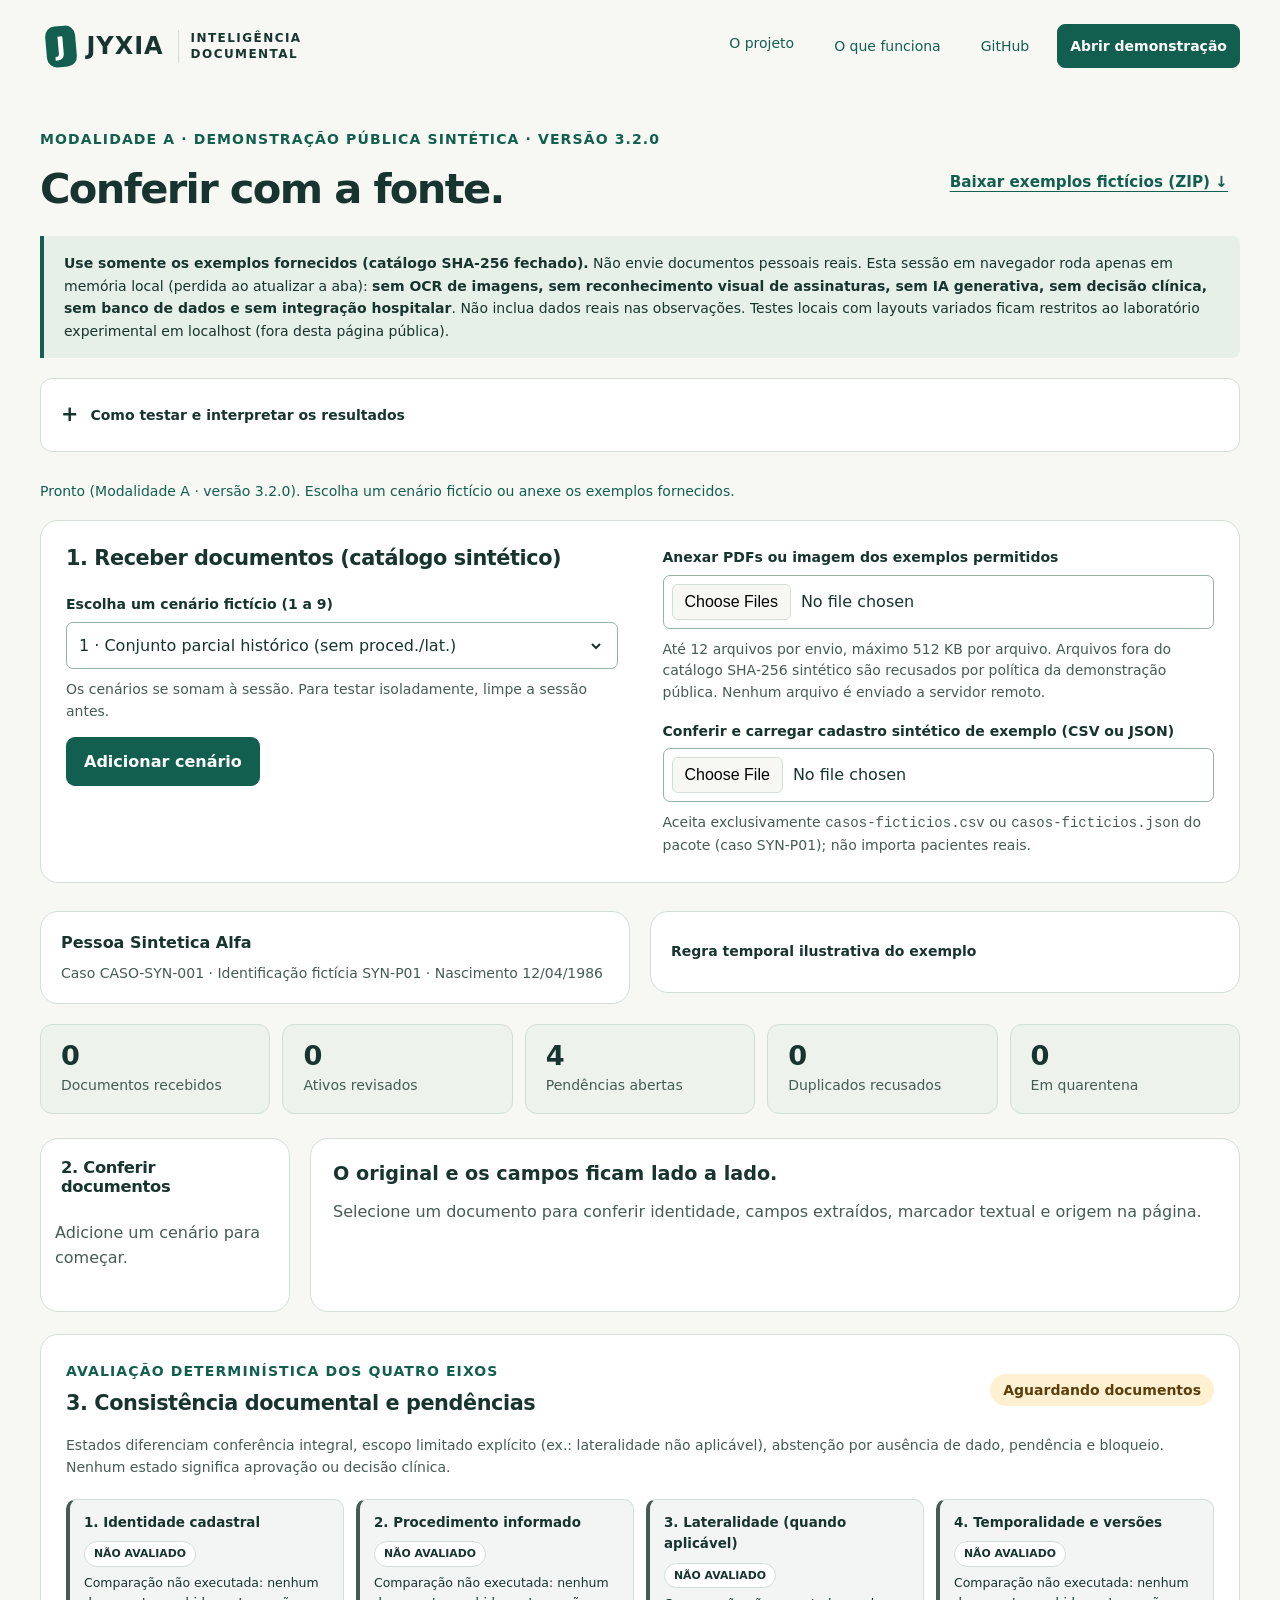
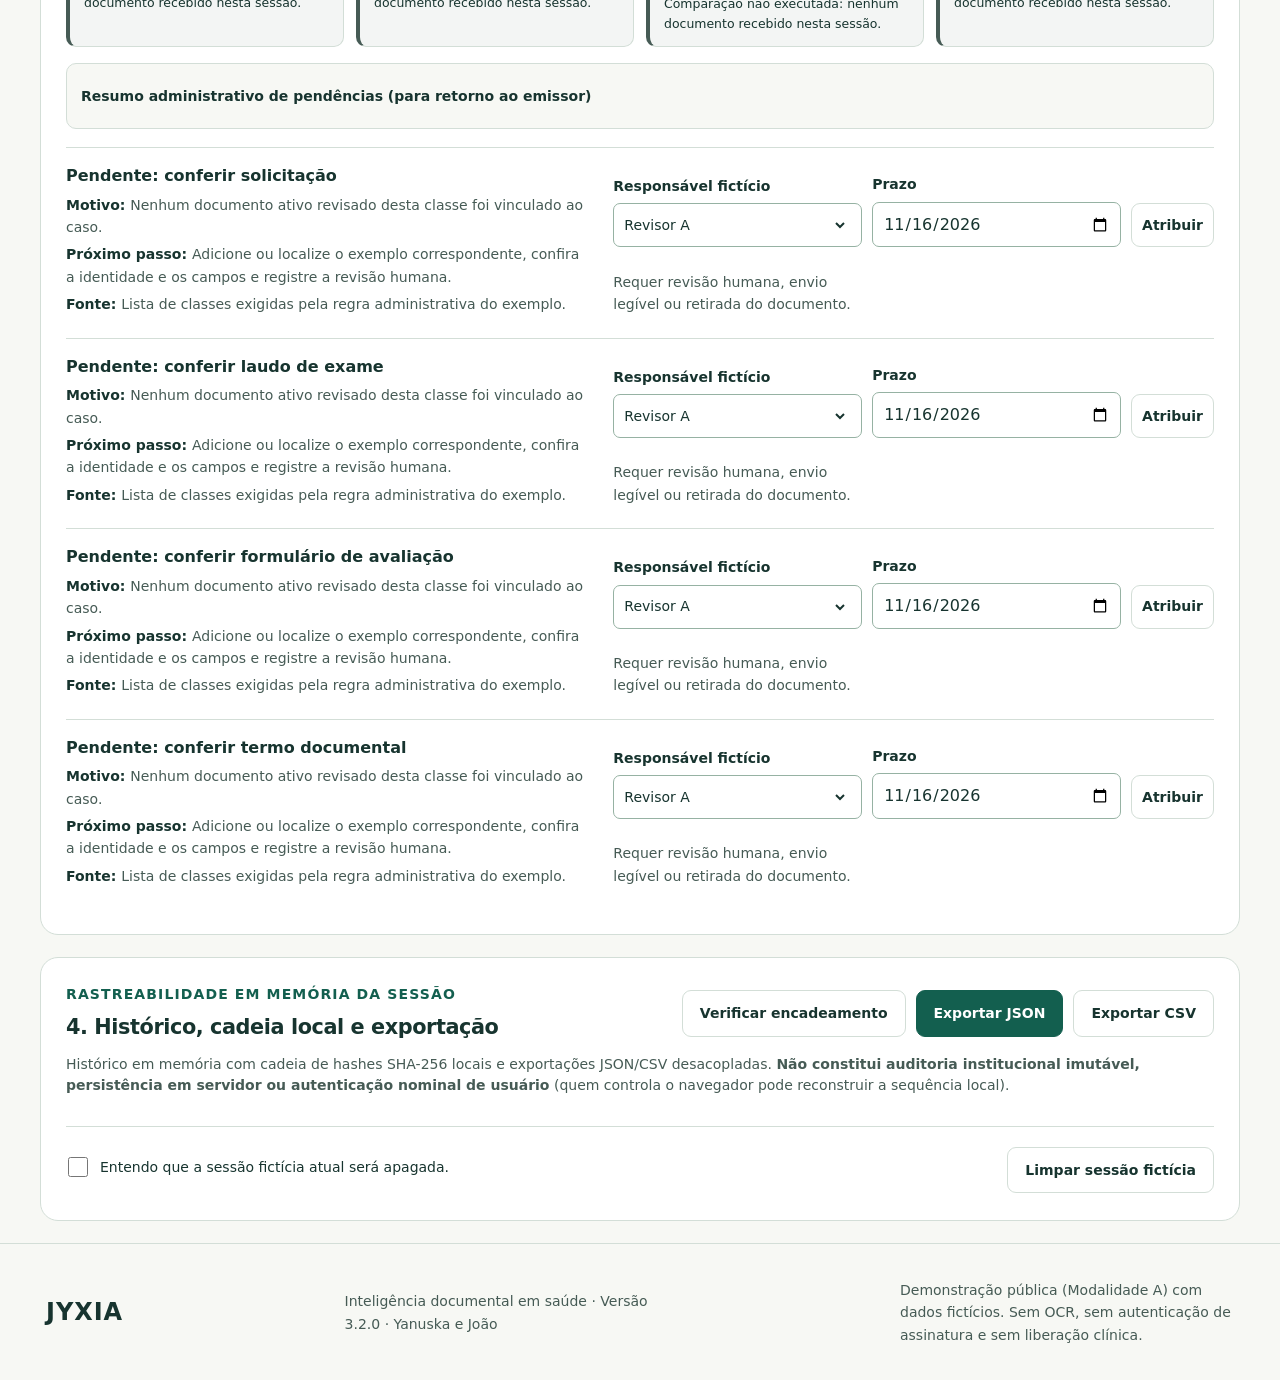
<file: frontend/public/demo.html>
<!doctype html><html lang="pt-BR"><head><meta charset="utf-8"><meta name="viewport" content="width=device-width,initial-scale=1"><meta http-equiv="Content-Security-Policy" content="default-src 'self'; script-src 'self'; worker-src 'self'; style-src 'self'; img-src 'self' blob: data:; font-src 'self'; connect-src 'self'; object-src 'none'; base-uri 'none'; form-action 'none'"><meta name="referrer" content="no-referrer"><title>JYXIA | Demonstração documental 3.2.0</title><meta name="description" content="JYXIA Inteligência Documental em Saúde. Demonstração pública com catálogo sintético fechado, fonte na página original e revisão humana."><link rel="icon" href="assets/favicon.svg" type="image/svg+xml"><link rel="stylesheet" href="documental.css?v=3.2.0"></head><body><a class="skip" href="#main">Pular para o conteúdo</a><header class="top"><a class="brand" href="index.html" aria-label="JYXIA início"><span class="brand-symbol">J</span>JYXIA<span class="brand-sub">INTELIGÊNCIA DOCUMENTAL</span></a><nav aria-label="Principal"><a href="index.html#produto">O projeto</a><a href="index.html#versao-atual">O que funciona</a><a href="https://github.com/yanuska90/jyxia-saude">GitHub</a><a class="button small" href="demo.html">Abrir demonstração</a></nav></header><main id="main" class="demo-main wrap">
<div class="demo-title"><div><p class="eyebrow">MODALIDADE A · DEMONSTRAÇÃO PÚBLICA SINTÉTICA · VERSÃO 3.2.0</p><h1>Conferir com a fonte.</h1></div><a class="text-link" href="assets/fixtures-jyxia.zip">Baixar exemplos fictícios (ZIP) ↓</a></div>
<p class="notice"><strong>Use somente os exemplos fornecidos (catálogo SHA-256 fechado).</strong> Não envie documentos pessoais reais. Esta sessão em navegador roda apenas em memória local (perdida ao atualizar a aba): <strong>sem OCR de imagens, sem reconhecimento visual de assinaturas, sem IA generativa, sem decisão clínica, sem banco de dados e sem integração hospitalar</strong>. Não inclua dados reais nas observações. Testes locais com layouts variados ficam restritos ao laboratório experimental em localhost (fora desta página pública).</p>
<details class="demo-guide"><summary>Como testar e interpretar os resultados</summary><ol><li>Adicione o cenário “9 · Conjunto completo (4 eixos avaliados)” ou compare com “1 · Conjunto parcial histórico”. Os cenários se somam; limpe a sessão antes de comparar cenários isolados.</li><li>Selecione um documento e use “Ver fonte” para comparar o valor extraído com o trecho original na página.</li><li>Confira identidade e data. Nos termos, registre sua observação visual humana independente e salve a revisão.</li><li>Nos quatro eixos e nas pendências, leia motivo e próximo passo. Use “Abrir documento” para conferir a origem e atribua responsável fictício e prazo quando aplicável.</li><li>Exporte em JSON ou CSV antes de recarregar a aba. A cadeia SHA-256 local permite verificar a sequência em sessão, mas não substitui auditoria institucional em servidor.</li></ol><p>O sistema lê texto real dos PDFs sintéticos fornecidos. A correspondência ao catálogo SHA-256 limita os arquivos aceitos; ela não demonstra desempenho em documentos desconhecidos. “Documentação conferida” refere-se às regras administrativas do exemplo e não libera procedimento clínico.</p><a href="index.html#validacao">Ver o plano de validação</a></details>
<noscript><p class="notice">Ative JavaScript para usar os cenários e a revisão documental. A apresentação e os materiais do projeto continuam disponíveis na página inicial.</p></noscript>
<div id="message" class="message" role="status" aria-live="polite">Preparando a demonstração…</div>
<section class="panel controls" aria-labelledby="start-title"><div><h2 id="start-title">1. Receber documentos (catálogo sintético)</h2><label for="scenario">Escolha um cenário fictício (1 a 9)</label><select id="scenario" aria-describedby="scenario-hint"></select><p id="scenario-hint" class="fine">Os cenários se somam à sessão. Para testar isoladamente, limpe a sessão antes.</p><button id="load" class="button" type="button">Adicionar cenário</button></div><div><label for="files">Anexar PDFs ou imagem dos exemplos permitidos</label><input id="files" type="file" accept=".pdf,.png" multiple aria-describedby="files-hint"><p id="files-hint" class="fine">Até 12 arquivos por envio, máximo 512 KB por arquivo. Arquivos fora do catálogo SHA-256 sintético são recusados por política da demonstração pública. Nenhum arquivo é enviado a servidor remoto.</p><label for="case-file">Conferir e carregar cadastro sintético de exemplo (CSV ou JSON)</label><input id="case-file" type="file" accept=".csv,.json" aria-describedby="case-file-hint"><p id="case-file-hint" class="fine">Aceita exclusivamente <code>casos-ficticios.csv</code> ou <code>casos-ficticios.json</code> do pacote (caso SYN-P01); não importa pacientes reais.</p></div></section>
<section class="case-strip" aria-label="Caso de demonstração e regra temporal"><div class="panel case-summary"><strong id="case-name">Pessoa Sintetica Alfa</strong><p id="case-meta"></p></div><details class="panel rule-details"><summary>Regra temporal ilustrativa do exemplo</summary><p id="rule-context">Referência do exemplo: 14/11/2026. Procedimento fictício: 30/11/2026. Regra ilustrativa e configurável aplicada somente à categoria Laudo de exame; não representa validade clínica nem regra universal.</p><label for="window">Janela administrativa em dias UTC (1 a 365)</label><div class="inline"><input id="window" type="number" value="30" min="1" max="365" aria-describedby="rule-meta"><button id="rule" type="button">Aplicar nova versão da regra</button></div><p id="rule-meta" class="fine"></p></details></section>
<div id="metrics" class="metrics" role="region" aria-label="Indicadores da sessão" aria-live="polite"></div>
<section class="workspace" aria-label="Revisão de documentos"><aside class="panel doc-list-panel"><h2>2. Conferir documentos</h2><div id="document-list"><p>Adicione um cenário para começar.</p></div></aside><div class="panel review-panel"><div id="empty-review"><h3>O original e os campos ficam lado a lado.</h3><p>Selecione um documento para conferir identidade, campos extraídos, marcador textual e origem na página.</p></div><div id="review-area" hidden><div class="review-heading"><h3 id="document-name" tabindex="-1"></h3><span id="document-status" class="pill"></span></div><div class="split"><div><div class="source-heading"><strong>Documento original</strong><span id="page-label">Página 1</span></div><div id="source" class="source"><canvas id="pdf-canvas" aria-label="Página do documento fictício"></canvas><img id="source-image" alt="Exemplo fictício de documento sem texto selecionável" hidden><div id="source-highlight" hidden></div></div><p id="source-caption" class="fine">Clique em “Ver fonte” ao lado de um campo.</p></div><div><h4>Campos localizados no documento</h4><div id="fields"></div><p id="quarantine-guidance" class="guidance" role="status" hidden></p><form id="review-form" novalidate><label class="check-label"><input id="identity-confirm" type="checkbox"> Conferi nome, nascimento e identificação com o cadastro do caso.</label><label for="issue-date">Data de emissão conferida</label><input id="issue-date" type="date" aria-describedby="issue-date-hint"><p id="issue-date-hint" class="fine">A correção manual preserva a data originalmente extraída no histórico.</p><div id="visual-observation-group"><label for="human-visual-observation">Observação visual humana na página (não autentica assinatura)</label><select id="human-visual-observation" aria-describedby="visual-observation-hint"><option value="unknown">Ainda não observada pelo revisor</option><option value="observed">Marca demonstrativa visualmente observada na página</option><option value="not_observed">Nenhuma marca visual observada na página</option></select><p id="visual-observation-hint" class="fine">Ação humana independente do marcador textual; não valida assinatura digital, identidade do signatário, CRM nem autenticidade jurídica.</p></div><label for="review-note">Observação da revisão ou motivo da correção</label><textarea id="review-note" maxlength="500" rows="3" placeholder="Registre apenas informações do exemplo fictício" aria-describedby="review-note-hint"></textarea><p id="review-note-hint" class="fine">Obrigatório (5 a 500 caracteres) quando houver alteração da data de emissão.</p><button id="save-review" class="button" type="submit">Registrar revisão humana</button></form><details class="document-actions"><summary>Versões e retirada do fluxo</summary><p id="action-blocked-hint" class="fine"></p><label for="previous-document">Documento anterior substituído por este (apenas mesma classe e subfamília)</label><select id="previous-document" aria-describedby="action-blocked-hint"></select><button id="replace" type="button">Confirmar substituição explícita</button><label for="discard-note">Motivo para retirar este documento do fluxo ativo</label><input id="discard-note" maxlength="500" placeholder="Mínimo de 5 caracteres" aria-describedby="action-blocked-hint"><button id="discard" type="button">Retirar e preservar no histórico</button></details></div></div></div></div></section>
<section class="panel task-panel" aria-labelledby="axes-heading"><div class="section-heading"><div><p class="eyebrow">AVALIAÇÃO DETERMINÍSTICA DOS QUATRO EIXOS</p><h2 id="axes-heading">3. Consistência documental e pendências</h2></div><span id="readiness" class="pill" role="status" aria-live="polite">Aguardando documentos</span></div><p class="fine">Estados diferenciam conferência integral, escopo limitado explícito (ex.: lateralidade não aplicável), abstenção por ausência de dado, pendência e bloqueio. Nenhum estado significa aprovação ou decisão clínica.</p><div id="consistency-axes" class="axes-grid" role="region" aria-label="Quatro eixos de consistência documental"></div><details id="notice-box" class="notice-details"><summary>Resumo administrativo de pendências (para retorno ao emissor)</summary><pre id="pending-notice" class="pending-notice"></pre><button id="copy-notice" type="button">Copiar resumo administrativo</button></details><div id="tasks"></div></section>
<section class="panel audit-panel" aria-labelledby="audit-heading"><div class="section-heading"><div><p class="eyebrow">RASTREABILIDADE EM MEMÓRIA DA SESSÃO</p><h2 id="audit-heading">4. Histórico, cadeia local e exportação</h2></div><div class="actions"><button id="verify" type="button">Verificar encadeamento</button><button id="export" class="button" type="button">Exportar JSON</button><button id="export-csv" type="button">Exportar CSV</button></div></div><p class="fine">Histórico em memória com cadeia de hashes SHA-256 locais e exportações JSON/CSV desacopladas. <strong>Não constitui auditoria institucional imutável, persistência em servidor ou autenticação nominal de usuário</strong> (quem controla o navegador pode reconstruir a sequência local).</p><ol id="audit" class="audit" aria-label="Sequência de eventos em sessão"></ol><div class="reset-row"><label class="check-label"><input id="reset-confirm" type="checkbox"> Entendo que a sessão fictícia atual será apagada.</label><button id="reset" type="button">Limpar sessão fictícia</button></div></section>
</main><footer><a class="brand" href="index.html">JYXIA</a><p>Inteligência documental em saúde · Versão 3.2.0 · Yanuska e João</p><p>Demonstração pública (Modalidade A) com dados fictícios. Sem OCR, sem autenticação de assinatura e sem liberação clínica.</p></footer><script type="module" src="documental-ui.mjs?v=3.2.0"></script></body></html>
</file>
<file: frontend/public/documental.css>
:root{--ink:#17342f;--muted:#465b55;--green:#135f4f;--mint:#dcefe6;--paper:#f7f8f4;--line:#d3ded7;--warn:#755117;--white:#fff;--radius:18px;font-family:Inter,ui-sans-serif,system-ui,-apple-system,BlinkMacSystemFont,"Segoe UI",sans-serif;color:var(--ink);background:var(--paper);font-size:16px;line-height:1.6}
*{box-sizing:border-box}
body{margin:0}
a{color:var(--green);text-underline-offset:4px}
button,input,select,textarea{font:inherit}
button,a,input,select,textarea,summary{touch-action:manipulation}
button,.button{cursor:pointer;display:inline-flex;align-items:center;justify-content:center;gap:12px;border:1px solid var(--line);border-radius:9px;padding:11px 17px;background:white;color:var(--ink);font-weight:650;text-decoration:none;min-height:44px;min-width:44px}
.button{background:var(--green);color:white;border-color:var(--green)}
button:hover,.button:hover{filter:brightness(.94)}
button:disabled{cursor:not-allowed;opacity:.6}
:focus-visible{outline:3px solid #ac6e16;outline-offset:3px}
.small{padding:10px 14px;font-size:.88rem;min-height:44px}
.wrap{width:min(1240px,calc(100% - 80px));margin:auto}
.top{max-width:1400px;padding:22px 40px;margin:auto;display:flex;align-items:center;justify-content:space-between;gap:24px}
.brand{display:inline-flex;align-items:center;gap:10px;text-decoration:none;font-size:1.5rem;font-weight:800;letter-spacing:.04em;color:var(--ink);min-height:44px;padding:4px 6px}
.brand-symbol{background:var(--green);color:#fff;border-radius:10px;padding:0 10px;font-size:1.6rem;transform:rotate(-5deg)}
.brand-sub{font-size:.58rem;max-width:105px;letter-spacing:.12em;line-height:1.4;border-left:1px solid var(--line);padding-left:12px;margin-left:4px}
.top nav{display:flex;gap:16px;align-items:center}
.top nav>a{font-size:.9rem;text-decoration:none;display:inline-flex;align-items:center;justify-content:center;min-height:44px;min-width:44px;padding:8px 12px;border-radius:8px}
.skip{position:absolute;left:16px;top:-100px;background:white;padding:12px 16px;z-index:20;min-height:44px;display:inline-flex;align-items:center}
.skip:focus{top:5px}
.hero{display:grid;grid-template-columns:1.12fr 1fr;gap:8%;padding:70px 0 95px;align-items:center}
.eyebrow{font-size:.72rem;letter-spacing:.13em;font-weight:800;color:var(--green);margin:0 0 17px}
h1,h2,h3,h4,p{margin-top:0}
h1{font-size:clamp(2.5rem,4.8vw,4.9rem);line-height:1.06;letter-spacing:-.055em;font-weight:650;margin-bottom:25px}
h1 em{font-style:normal;color:var(--green)}
h2{font-size:clamp(1.9rem,2.9vw,2.8rem);line-height:1.16;letter-spacing:-.035em;font-weight:630;margin-bottom:23px}
h3{font-size:1.2rem;line-height:1.35;margin-bottom:12px}
h4{font-size:.92rem;margin-bottom:13px}
p{color:var(--muted);margin-bottom:20px}
.lead{font-size:1.2rem;line-height:1.65;color:var(--ink)}
.actions{display:flex;flex-wrap:wrap;align-items:center;gap:16px}
.hero .actions{margin:30px 0 20px}
.text-link{font-weight:650;font-size:.95rem;display:inline-flex;align-items:center;min-height:44px;min-width:44px;padding:8px 12px}
.fine{font-size:.82rem;color:var(--muted);line-height:1.55;margin:10px 0 0}
.hero-visual{background:#e1ece3;border-radius:140px 30px 30px 30px;padding:35px;min-height:440px;position:relative}
.visual-heading{font-size:.66rem;letter-spacing:.09em;text-align:right;font-weight:700;margin:10px 0 25px}
.dot{display:inline-block;background:var(--green);width:7px;height:7px;border-radius:50%;margin-right:7px}
.paper{background:white;border:1px solid #cad8ce;border-radius:11px;padding:30px 26px;transform:rotate(-4deg);box-shadow:0 16px 30px #1f493510;margin-bottom:24px}
.paper-caption{font-size:.62rem;color:var(--muted);margin-bottom:18px;letter-spacing:.09em}
.paper strong{display:block;font-size:1.2rem;margin-bottom:22px}
.line{display:block;background:#e4e9e5;height:6px;margin:13px 0;width:100%;border-radius:3px}
.line.short{width:70%}
.highlight-demo{border:1px solid #51a684;background:#e5f6eb;font-size:.82rem;padding:12px 9px;margin:20px -10px;display:flex;justify-content:space-between;gap:20px}
.highlight-demo span{font-size:.68rem}
.review-chip{display:flex;gap:12px;align-items:center;background:var(--ink);color:white;border-radius:12px;padding:15px 18px;position:relative;margin:0 -10px 0 40px;box-shadow:0 8px 20px #193c2220}
.check{border-radius:50%;padding:0 7px;background:#4f8c72}
.review-chip strong{display:block;font-size:.85rem}
.review-chip small{font-size:.72rem;color:#d6e6df}
.flow-labels{display:flex;justify-content:space-between;margin-top:26px;font-size:.75rem;color:var(--muted)}
.band{background:var(--ink);color:white;padding:38px 0}
.band-grid{display:grid;grid-template-columns:.65fr 1.3fr 1fr;gap:40px;align-items:center}
.band p{color:#c8dcd4;margin:0;font-size:.92rem}
.band h2{margin:0;font-size:1.65rem}
.section{padding:85px 0}
.steps{display:grid;grid-template-columns:repeat(3,1fr);gap:45px;margin-top:45px}
.step-number{display:block;font-size:.8rem;border-top:1px solid var(--line);padding-top:22px;color:var(--green);margin-bottom:25px}
.steps p{font-size:.95rem}
.two-col{display:grid;grid-template-columns:1fr 1fr;gap:10%;align-items:start}
.capability{padding:30px;border:1px solid var(--line);background:white;border-radius:var(--radius)}
.capability ul{padding-left:20px;color:var(--muted);font-size:.92rem}
.capability li{margin-bottom:10px}
.capability h3:not(:first-child){margin-top:25px}
.capability p{font-size:.92rem;margin:0}
.origin{background:#e7eee6;padding:65px 0}
.origin p{font-size:1.02rem}
.signature{font-weight:700;margin-top:34px;color:var(--ink)}
.signature span{font-size:.78rem;font-weight:400}
.resources a{display:flex;flex-direction:column;justify-content:center;border-bottom:1px solid var(--line);padding:20px 8px;min-height:64px;text-decoration:none}
.resources strong{display:block;font-size:1rem}
.resources span{font-size:.84rem;color:var(--muted)}
footer{max-width:1320px;margin:auto;padding:35px 40px;border-top:1px solid var(--line);display:flex;gap:25px;align-items:center;justify-content:space-between}
footer p{font-size:.76rem;max-width:340px;margin:0}
.demo-main{max-width:1500px}
.demo-title{display:flex;align-items:center;justify-content:space-between;gap:20px;margin-top:35px}
.demo-title h1{font-size:2.6rem;letter-spacing:-.04em}
.notice{background:#e6efe8;border-left:4px solid var(--green);padding:16px 20px;font-size:.88rem;color:var(--ink);border-radius:0 8px 8px 0}
.message{min-height:30px;font-size:.9rem;color:var(--green);padding:8px 0 18px}
.message.error{color:#8c2c19;background:#fdf2ef;border-left:4px solid #8c2c19;padding:12px 14px;border-radius:0 8px 8px 0;font-weight:600;margin-bottom:14px}
.panel{background:white;border:1px solid var(--line);border-radius:var(--radius);padding:25px;margin-bottom:22px;min-width:0}
.panel h2{font-size:1.3rem;letter-spacing:-.02em}
.controls{display:grid;grid-template-columns:1fr 1fr;gap:45px}
.controls #load{margin-top:14px}
label{display:block;font-size:.84rem;font-weight:650;margin-bottom:6px;color:var(--ink)}
input:not([type=checkbox]),select,textarea{max-width:100%;width:100%;padding:10px 12px;border:1px solid #96b2a3;border-radius:7px;background:#fff;color:var(--ink);font-size:.9rem;min-height:44px}
[aria-invalid="true"]{border-color:#8c2c19!important;background:#fffafa}
input[type=file]{font-size:.8rem;padding:8px}
input[type=file]::file-selector-button{padding:8px 12px;border:1px solid var(--line);border-radius:6px;background:var(--paper);margin-right:10px;min-height:36px}
#case-file{margin-top:0}
.controls label[for=case-file]{margin-top:16px}
.case-strip{display:grid;grid-template-columns:1fr 1fr;gap:20px;padding:6px 0 20px;align-items:start}
.case-summary,.rule-details{margin-bottom:0;padding:18px 20px}
.case-strip p{font-size:.85rem;margin:7px 0 0}
summary{cursor:pointer;font-weight:650;font-size:.88rem;min-height:44px;display:flex;align-items:center;padding:4px 0}
.inline{display:flex;gap:10px;align-items:center}
.inline input{width:96px!important;flex-shrink:0}
.inline button{font-size:.82rem}
.metrics{display:grid;grid-template-columns:repeat(5,1fr);gap:12px;margin-bottom:24px}
.metric{border:1px solid var(--line);padding:15px 20px;border-radius:12px;background:#edf2ec}
.metric strong{display:block;font-size:1.7rem;line-height:1.2;font-weight:600}
.metric span{font-size:.76rem;color:var(--muted)}
.workspace{display:grid;grid-template-columns:250px 1fr;gap:20px}
.doc-list-panel{padding:20px 14px}
.doc-list-panel h2{font-size:1.02rem;padding:0 6px}
.doc-button{display:block;text-align:left;width:100%;font-size:.82rem;padding:12px;margin-bottom:8px;overflow-wrap:anywhere;min-height:48px}
.doc-button span{display:block;font-size:.72rem;color:var(--muted);font-weight:400;margin-top:4px}
.doc-button.selected{background:var(--mint);border-color:var(--green)}
.review-panel{padding:22px}
.review-heading{display:flex;justify-content:space-between;gap:15px;align-items:start;margin-bottom:20px;overflow-wrap:anywhere}
.review-heading h3{font-size:1.05rem}
.pill{display:inline-block;background:var(--mint);border-radius:30px;padding:6px 13px;font-size:.76rem;font-weight:700;line-height:1.45;color:var(--ink)}
.pill.warn{background:#fff0d2;color:#5c3d0c}
.pill.limited{background:#e4eff5;color:#124563}
.pill.danger{background:#fbe4df;color:#7a1f10}
.split{display:grid;grid-template-columns:1.05fr 1fr;gap:22px;align-items:start}
.source-heading{display:flex;justify-content:space-between;font-size:.76rem;margin-bottom:9px}
.source{position:relative;background:#e9eeea;line-height:0;overflow:hidden;border:1px solid var(--line);width:100%;min-height:100px}
.source canvas,.source img{width:100%;height:auto;display:block}
#source-highlight{position:absolute;background:#f3d94e45;outline:2px solid #987316;pointer-events:none}
.field{border-bottom:1px solid #e5ebe7;padding:8px 0;font-size:.82rem}
.field-top{display:flex;justify-content:space-between;align-items:center;gap:8px}
.field small{display:block;color:var(--muted);font-size:.74rem}
.field button{font-size:.76rem;padding:8px 12px;min-height:44px;min-width:44px;border:1px solid var(--line);border-radius:7px;background:var(--paper);color:var(--green);text-decoration:underline;flex-shrink:0}
.field strong{font-size:.82rem;overflow-wrap:anywhere;display:block;margin-top:2px}
form label{margin-top:15px}
.check-label{display:flex;gap:12px;align-items:center;font-size:.82rem;font-weight:500;line-height:1.45;min-height:44px;padding:6px 2px;cursor:pointer}
.check-label input{width:20px;height:20px;flex-shrink:0;margin:0;accent-color:var(--green)}
form button{margin-top:14px;width:100%;font-size:.88rem}
.document-actions{margin-top:20px;border-top:1px solid var(--line);padding-top:12px}
.document-actions label{margin-top:12px}
.document-actions button{font-size:.82rem;margin-top:9px;width:100%}
.section-heading{display:flex;justify-content:space-between;align-items:center;gap:20px}
.section-heading h2{margin-bottom:5px}
.section-heading .eyebrow{margin-bottom:9px}
.task-panel>.fine{margin:15px 0 20px}
.task{border-top:1px solid var(--line);padding:17px 0;display:grid;grid-template-columns:1fr 1.15fr;gap:25px}
.task h3{font-size:.94rem;margin-bottom:7px}
.task p{font-size:.8rem;margin:5px 0}
.task-controls{display:grid;grid-template-columns:1fr 1fr auto;gap:10px;align-items:end}
.task-controls label{font-size:.75rem}
.task-controls input,.task-controls select,.task-controls button{font-size:.82rem;padding:8px 10px;min-height:44px}
.task-note{grid-column:1/-1;display:flex;gap:10px}
.task-note input{flex:1;min-width:0}
.task-note button{flex-shrink:0}
.audit{padding-left:22px;max-height:300px;overflow:auto;font-size:.82rem}
.audit li{padding:7px 0;color:var(--muted)}
.audit li strong{color:var(--ink)}
.audit small{display:block;font-size:.74rem;overflow-wrap:anywhere}
.audit-panel .actions{gap:10px}
.audit-panel .actions button{font-size:.82rem}
.reset-row{display:flex;justify-content:space-between;gap:20px;border-top:1px solid var(--line);padding-top:18px;margin-top:15px;align-items:center}
.reset-row button{font-size:.82rem}
.guidance{background:#fff6e6;border-left:4px solid #8c5b14;color:#4a330a;padding:12px 14px;border-radius:0 8px 8px 0;font-size:.84rem;margin:14px 0}
.axes-grid{display:grid;grid-template-columns:repeat(4,1fr);gap:12px;margin:16px 0}
.axis-card{border:1px solid var(--line);border-left:4px solid var(--muted);border-radius:10px;padding:12px 14px;background:var(--paper)}
.axis-card.axis-ok{border-left-color:var(--green);background:#eef7f2}
.axis-card.axis-conflito{border-left-color:#8c2c19;background:#fdf2ef}
.axis-card.axis-abstencao,.axis-card.axis-pendente{border-left-color:#8c5b14;background:#fff8eb}
.axis-card.axis-nao_aplicavel{border-left-color:#124563;background:#eef5f9}
.axis-card.axis-nao_avaliado{border-left-color:var(--muted);background:#f3f5f4}
.axis-head{display:flex;justify-content:space-between;align-items:flex-start;gap:8px;flex-wrap:wrap;margin-bottom:6px}
.axis-head strong{font-size:.84rem;color:var(--ink)}
.axis-badge{font-size:.68rem;font-weight:750;padding:3px 9px;border-radius:99px;background:#fff;border:1px solid var(--line);color:var(--ink)}
.axis-card p{font-size:.78rem;margin:0;color:var(--ink)}
.notice-details{margin:12px 0 18px;border:1px solid var(--line);border-radius:10px;padding:10px 14px;background:var(--paper)}
.pending-notice{white-space:pre-wrap;font-family:ui-monospace,SFMono-Regular,Consolas,monospace;font-size:.76rem;line-height:1.5;background:#fff;border:1px solid var(--line);border-radius:8px;padding:12px;margin:10px 0;overflow-wrap:anywhere;color:var(--ink)}
[hidden]{display:none!important}
@media(min-width:1600px){.demo-main{width:calc(100% - 100px)}.workspace{grid-template-columns:270px 1fr}}
@media(max-width:1100px){.wrap{width:calc(100% - 48px)}.top{padding:20px 24px}.workspace{grid-template-columns:220px 1fr}.split{grid-template-columns:1fr}.source{max-width:480px}.hero{gap:5%}.hero-visual{padding:25px}.review-chip{margin-left:10px}.band-grid{gap:25px}.task{grid-template-columns:1fr}.brand-sub{display:none}.axes-grid{grid-template-columns:repeat(2,1fr)}}
@media(max-width:700px){.wrap{width:calc(100% - 32px)}.top{padding:16px;gap:8px;flex-wrap:wrap}.brand{font-size:1.25rem}.brand-symbol{font-size:1.3rem}.top nav{gap:8px;flex-wrap:wrap}.top nav>a:first-child{display:none}.top nav>a{font-size:.8rem;padding:8px 10px}.hero{grid-template-columns:1fr;padding:40px 0 55px;gap:35px}.hero h1{font-size:3.1rem}.lead{font-size:1.07rem}.hero-visual{min-height:390px;max-width:470px;width:100%;margin:auto}.band-grid,.two-col,.steps{grid-template-columns:1fr;gap:28px}.band{padding:30px 0}.band h2{font-size:1.65rem}.band-grid{gap:17px}.section{padding:50px 0}.steps{margin-top:30px;gap:12px}.step-number{margin-bottom:12px;padding-top:15px}.origin{padding:45px 0}.signature{margin-top:20px}.origin .two-col{gap:12px}footer{padding:25px 16px;flex-wrap:wrap;gap:12px}footer p{max-width:100%;width:100%}.demo-title{display:block;margin-top:25px}.demo-title h1{font-size:2.1rem;margin-bottom:13px}.demo-title>a{margin-bottom:20px}.notice{font-size:.82rem;padding:13px}.controls,.case-strip{grid-template-columns:1fr;gap:20px}.panel{padding:18px;border-radius:12px}.metrics{grid-template-columns:repeat(2,1fr);gap:8px}.metric{padding:12px}.metric strong{font-size:1.4rem}.metric span{font-size:.72rem}.workspace{grid-template-columns:1fr;gap:12px}.doc-list-panel{padding:15px}.doc-button{font-size:.82rem}.review-panel{padding:17px}.review-heading{display:block}.review-heading .pill{margin-top:0;margin-bottom:10px}.section-heading{display:block}.section-heading>.pill,.section-heading>.actions{margin-top:15px}.task-controls{grid-template-columns:1fr}.task-controls>button{grid-column:auto}.task-note{display:block}.task-note button{margin-top:8px;width:100%}.reset-row{display:block}.reset-row button{margin-top:12px;width:100%}.audit-panel .actions{display:grid;grid-template-columns:1fr}.inline{flex-wrap:wrap}.source{max-width:none}.source-heading{font-size:.76rem}.axes-grid{grid-template-columns:1fr}}
@media(prefers-reduced-motion:no-preference){html{scroll-behavior:smooth}}

/* 3.1.0 -> 3.2.0: readable controls, actionable task guidance, landing sections, high-contrast and 320px/390px accessibility. */
.eyebrow{font-size:.875rem;letter-spacing:.08em}.brand-sub{font-size:.75rem;max-width:145px}
.fine,.notice,.message,label,summary,.case-strip p,.metric span,.doc-button,.doc-button span,.pill,.source-heading,.field,.field small,.field strong,.field button,.check-label,.task p,.task-controls label,.task-controls input,.task-controls select,.task-controls button,.audit,.audit small,.audit-panel .actions button,.document-actions button,.reset-row button,.inline button,footer p,.signature span,.resources span,.visual-heading,.paper-caption,.highlight-demo,.highlight-demo span,.review-chip small,.flow-labels{font-size:.875rem}
input:not([type=checkbox]),select,textarea,input[type=file]{font-size:1rem}
select{appearance:none;background-image:url("data:image/svg+xml,%3Csvg xmlns='http://www.w3.org/2000/svg' width='16' height='16' viewBox='0 0 16 16'%3E%3Cpath d='m4 6 4 4 4-4' fill='none' stroke='%2317342f' stroke-width='2'/%3E%3C/svg%3E");background-repeat:no-repeat;background-position:right .8rem center;padding-right:2.4rem}
.field button,.task-source,summary{min-height:44px}.check-label{align-items:center;min-height:44px}.check-label input{width:20px;height:20px}
.top nav{flex-wrap:wrap;justify-content:flex-end;gap:16px}.top nav>a{font-size:.875rem}.top nav>a:first-child{display:inline}
.steps article{border-top:1px solid var(--line);padding-top:22px}.steps p{font-size:1rem}
.version-section{background:#eef4f0}.validation-section{background:#e7eee6}.status-grid{display:grid;grid-template-columns:1fr 1fr;gap:24px}.status-grid .capability{height:100%}.status-grid ul{font-size:1rem}.status-label{display:inline-block;padding:5px 10px;border-radius:6px;background:var(--mint);font-size:.875rem;font-weight:700;margin-bottom:20px}.status-label.planned{background:#f5ecd7;color:#664514}.version-note{padding:24px 0;margin-bottom:8px;max-width:1000px}.section-intro{max-width:820px}
.example-card{background:white;border:1px solid var(--line);border-radius:var(--radius);padding:30px}.example-card dl{margin:0}.example-card dt{font-weight:700;margin-top:16px}.example-card dd{margin:4px 0 0;color:var(--muted)}
.demo-guide{border:1px solid var(--line);border-radius:12px;padding:14px 20px;margin-bottom:20px;background:white}.demo-guide summary{display:flex;align-items:center}.demo-guide summary::before{content:'+';margin-right:12px;font-size:1.3rem}.demo-guide[open] summary::before{content:'−'}.demo-guide li{margin:9px 0}.demo-guide p{margin-bottom:12px}.demo-guide summary::-webkit-details-marker{display:none}
.task-detail{line-height:1.6}.task-detail strong{color:var(--ink)}.task-source{margin-top:12px;font-size:.875rem}.task h3{font-size:1rem}.field strong{font-size:1rem}.source-caption{overflow-wrap:anywhere}.task-controls,.task-controls>div,.two-col>div,.status-grid>article,.hero>div{min-width:0}.resources a{overflow-wrap:anywhere}
@media(max-width:700px){.top{align-items:flex-start;flex-wrap:wrap}.top nav{justify-content:flex-start;width:100%;gap:12px 18px}.top nav>a{font-size:.875rem}.status-grid{grid-template-columns:1fr}.hero h1{font-size:clamp(2.5rem,11vw,3.25rem)}.hero-visual{padding:24px;min-height:0;border-radius:65px 24px 24px}.visual-heading{text-align:left}.paper{padding:24px 16px;transform:none}.highlight-demo{flex-wrap:wrap;gap:8px}.review-chip{margin:0;padding:14px}.review-chip small{display:block}.flow-labels{flex-wrap:wrap;gap:8px}.metrics{grid-template-columns:repeat(2,1fr)}.metric span{font-size:.875rem}.task-controls{grid-template-columns:1fr}.task-controls>button{grid-column:auto}.task-note{grid-column:auto}.task-source{width:100%}.source-heading{gap:8px;flex-wrap:wrap}.case-strip .inline{flex-wrap:wrap}.inline button{flex:1}.capability,.example-card{padding:22px}.section-heading .actions{width:100%}.notice{font-size:.875rem}.demo-guide{padding:12px 16px}.hero .actions>*{max-width:100%}}
@media(forced-colors:active){.pill,.status-label,.doc-button.selected,.axis-card{border:1px solid CanvasText}#source-highlight{outline:3px solid Highlight}}
</file>
<file: style.css>
:root{--ink:#14383c;--muted:#536a6c;--paper:#f6f8f5;--line:#cfdbd5}*{box-sizing:border-box}html{scroll-behavior:smooth}body{margin:0;background:var(--paper);color:var(--ink);font:17px/1.65 system-ui,sans-serif}header,main,footer{max-width:1240px;margin:auto;padding:0 42px}header{display:flex;align-items:center;justify-content:space-between;min-height:100px;border-bottom:1px solid var(--line)}a{color:inherit;text-underline-offset:5px}.brand{font-size:27px;font-weight:800;text-decoration:none;letter-spacing:-1px}.brand span{font-size:12px;font-weight:500;letter-spacing:0;margin-left:12px}nav{display:flex;gap:28px;align-items:center}nav>a{text-decoration:none;font-size:14px}.button{display:inline-block;background:var(--ink);color:white;padding:15px 23px;text-decoration:none;border-radius:4px;font-weight:600}.button.small{padding:9px 16px}.hero{display:grid;grid-template-columns:1.25fr 1fr;gap:65px;align-items:center;padding:80px 0 90px}h1{font-size:clamp(42px,5vw,66px);line-height:1.06;letter-spacing:-2.7px;font-weight:600;margin:23px 0}h2{font-size:35px;line-height:1.2;letter-spacing:-1px;font-weight:600;margin:10px 0 24px}h3{font-size:23px;line-height:1.25;font-weight:600}.lead{font-size:20px;color:var(--muted);max-width:570px;margin:25px 0 30px}.eyebrow{font-size:11px;letter-spacing:1.8px;font-weight:700}.note{font-size:12px;color:var(--muted)}.context{padding:30px;background:#e1eee7;border:1px solid #c5d9cc;border-radius:10px}.context h2{font-size:29px;margin-top:28px}.source{display:flex;gap:20px;padding:19px 0;border-top:1px solid #bfd3c7}.source>span{font-size:11px;padding-top:6px}.source strong{font-size:15px}.source p{font-size:12px;margin:2px 0;color:var(--muted)}section{padding:65px 0;border-bottom:1px solid var(--line)}.split{display:grid;grid-template-columns:1fr 2fr;gap:65px}.split p{color:var(--muted)}.stages{display:grid;grid-template-columns:repeat(3,1fr);gap:38px;margin-top:40px}.stages article{border-top:2px solid var(--ink);padding-top:20px}.stages span{font-size:10px;letter-spacing:1px}.stages p{font-size:15px;color:var(--muted)}footer{padding-top:40px;padding-bottom:40px;font-size:12px;color:var(--muted)}.banner{background:#fff2ce;padding:12px 18px;margin:24px 0;font-size:13px;border:1px solid #e4d09b}.demo-grid{display:grid;grid-template-columns:1fr 1fr;gap:30px;margin:25px 0}.panel{background:white;border:1px solid var(--line);border-radius:8px;padding:25px}.panel h2{font-size:25px}.record{padding:18px 0;border-top:1px solid var(--line)}.tag{font-size:11px;background:#e5eee9;padding:4px 8px}.warn{background:#fff2ce}.actions{display:flex;gap:10px;flex-wrap:wrap;margin-top:20px}button{font:inherit;cursor:pointer;border:1px solid var(--ink);border-radius:4px;background:var(--ink);color:white;padding:10px 16px}button.secondary{background:white;color:var(--ink)}textarea{width:100%;min-height:200px;font:15px/1.6 system-ui;border:1px solid var(--line);padding:14px;border-radius:4px}a:focus-visible,button:focus-visible,textarea:focus-visible{outline:3px solid #078565;outline-offset:4px}#audit{font-size:13px;padding-left:20px}dialog{max-width:620px;width:90%;border:1px solid var(--line);border-radius:8px;padding:28px}dialog::backdrop{background:#14383c88}@media(max-width:760px){header,main,footer{padding-left:22px;padding-right:22px}header{min-height:80px}.brand span,nav>a:not(.button){display:none}.hero{grid-template-columns:1fr;gap:35px;padding:45px 0}.split,.demo-grid{grid-template-columns:1fr;gap:16px}.stages{grid-template-columns:1fr;gap:22px}section{padding:40px 0}h1{letter-spacing:-1.5px}h2{font-size:29px}.context{padding:24px}}

.form-grid{display:grid;grid-template-columns:1fr 1fr;gap:20px;margin:25px 0}.form-grid .wide{grid-column:1/-1}label{display:block;font-weight:600;font-size:15px;margin-bottom:7px}input,select{width:100%;padding:12px;border:1px solid #9cadaa;border-radius:4px;background:white;color:var(--ink);font:inherit}input[type=file]{font-size:14px}.form-message{padding:8px 0}.form-message.error{color:#8a1d16}.attachment-list{display:flex;gap:8px;flex-wrap:wrap}.user-record{overflow-wrap:anywhere}.user-record p{white-space:pre-wrap;font-size:15px}#record-notes{min-height:100px}#api-login input{max-width:500px}#cadastro{margin-top:28px}input:focus-visible,select:focus-visible{outline:3px solid #078565;outline-offset:3px}@media(max-width:760px){.form-grid{grid-template-columns:1fr}.form-grid .wide{grid-column:auto}}

[hidden]{display:none!important}.access-heading{margin-top:25px}.check-label{display:flex;align-items:flex-start;gap:12px;font-weight:400;max-width:800px}.check-label input{width:20px;height:20px;flex-shrink:0;margin-top:4px}#vault-confirm{max-width:560px}#vault-submit{margin-top:16px}#portais{margin-top:24px}button:disabled{cursor:wait;opacity:.65}
.form-grid{grid-template-columns:repeat(2,minmax(0,1fr))}.form-grid>*{min-width:0}.panel{overflow-wrap:anywhere}input,select,textarea{min-width:0}button,.button{min-height:44px}summary{cursor:pointer;padding:10px 0}#vault-session{position:sticky;top:0;background:white;z-index:2;padding:12px 0;border-bottom:1px solid var(--line)}
@media(max-width:760px){.form-grid{grid-template-columns:minmax(0,1fr)}.panel{padding:20px}.actions>*{max-width:100%}.actions a,.actions button{flex:1 1 220px;text-align:center}.demo-page header{flex-wrap:wrap;gap:10px;padding-top:12px;padding-bottom:12px}.demo-page nav{gap:16px;flex-wrap:wrap}.demo-page nav>a{display:inline-block;min-height:44px;padding-top:10px}.demo-page h1{font-size:34px!important;line-height:1.15}.demo-page .note{font-size:14px}.demo-page input,.demo-page select,.demo-page textarea{font-size:16px}.demo-page #cadastro>button{width:100%;margin:5px 0}.check-label{font-size:14px}#vault-session .note{margin-bottom:0}.brand{white-space:nowrap}}
@media(max-width:380px){header,main,footer{padding-left:14px;padding-right:14px}.panel{padding:16px}.demo-page h1{font-size:30px!important}.demo-page nav{gap:12px}}
</file>
